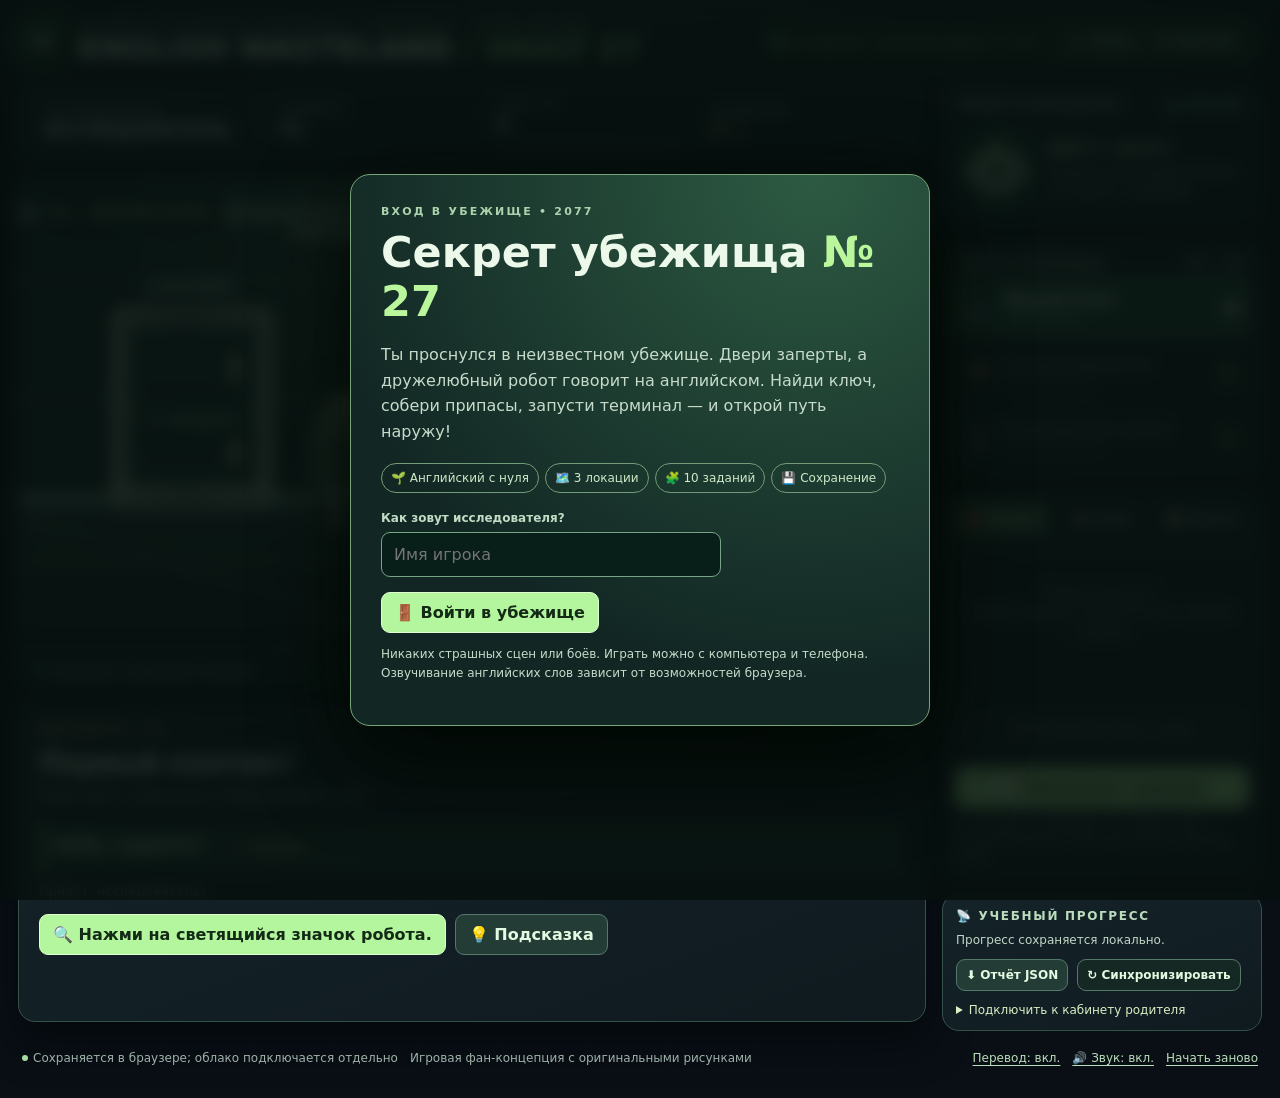
<file: index.html>
<!DOCTYPE html>
<html lang="ru">
<head>
<meta charset="UTF-8" />
<meta name="viewport" content="width=device-width, initial-scale=1" />
<meta name="color-scheme" content="dark" />
<title>English Wasteland — Глава 1: Убежище 27</title>
<style>
:root{--bg:#090f15;--panel:#111d22;--panel2:#18292e;--stroke:#34504c;--text:#ecf8e9;--muted:#9aafa8;--green:#b3f69d;--green2:#67cb8f;--gold:#ffc975;--red:#ff9785;--ink:#08140f;--shadow:0 18px 42px #02080acc}
*{box-sizing:border-box}html{min-height:100%;background:var(--bg)}body{margin:0;color:var(--text);font-family:system-ui,-apple-system,Segoe UI,Roboto,Arial,sans-serif;background:radial-gradient(ellipse 90% 40% at 50% -15%,#21423b 0%,transparent 75%),repeating-linear-gradient(90deg,transparent 0 83px,#13252928 84px),var(--bg);min-height:100vh}
button,input{font:inherit}button{cursor:pointer}button:focus-visible,input:focus-visible{outline:3px solid var(--gold);outline-offset:3px}button:disabled{cursor:not-allowed;opacity:.4} .shell{max-width:1510px;margin:0 auto;padding:17px 18px 25px}
.top{display:flex;gap:12px;align-items:center;justify-content:space-between;margin-bottom:15px;flex-wrap:wrap}.brand{display:flex;gap:12px;align-items:center}.brand-mark{width:49px;height:49px;display:grid;place-items:center;border:1px solid #5b9873;border-radius:13px;background:linear-gradient(140deg,#21412f,#0d201d);font-size:26px;box-shadow:0 0 27px #6bbe7660}.eyebrow{letter-spacing:.22em;color:#8fb49b;font-weight:800;font-size:10px;text-transform:uppercase}.brand h1{font-size:clamp(21px,2.4vw,30px);margin:2px 0 0;letter-spacing:.01em}.top-note{display:flex;align-items:center;gap:8px;font-size:12px;color:#bdccbb;border:1px solid #2d5143;border-radius:50px;padding:8px 12px;background:#13271dd1}.led{display:inline-block;width:8px;height:8px;border-radius:50%;background:#8fe6a1;box-shadow:0 0 10px #8fe6a1}
.grid{display:grid;grid-template-columns:minmax(0,1fr) 320px;gap:16px}.main{min-width:0}.panel{background:linear-gradient(160deg,#15252aee,#101b20f2);border:1px solid #345249;border-radius:17px;box-shadow:var(--shadow);overflow:hidden}.stats{display:grid;grid-template-columns:1.1fr 1fr 1fr 1fr;gap:8px;padding:14px 16px;align-items:center;margin-bottom:13px}.stat{min-width:0;border-right:1px solid #3a524b;padding:2px 10px}.stat:last-child{border:0}.stat-label{font-size:10px;letter-spacing:.15em;color:#91a99d;text-transform:uppercase;font-weight:800}.stat-value{font-size:18px;font-weight:900;letter-spacing:.02em;color:#eaf8eb;white-space:nowrap;overflow:hidden;text-overflow:ellipsis;margin-top:3px}.stat-value.gold{color:var(--gold)}.xp-meter{width:100%;height:6px;border-radius:5px;margin-top:6px;background:#264339;overflow:hidden}.xp-meter>div{height:100%;background:linear-gradient(90deg,#6dbb8c,#b5efa5);transition:width .25s}
.scene{position:relative;background:#0b1418;aspect-ratio:1000/525;overflow:hidden;border-radius:16px 16px 0 0;isolation:isolate}.scene:after{pointer-events:none;content:"";position:absolute;inset:0;background:repeating-linear-gradient(0deg,transparent 0 3px,#0000000d 4px);z-index:2}.scene svg{display:block;width:100%;height:100%}.room-label{position:absolute;top:17px;left:19px;border:1px solid #8ccfa04d;background:#091c1bd9;color:#cff2cd;padding:9px 12px;border-radius:8px;z-index:3;font-size:13px;font-weight:800;letter-spacing:.11em}.hotspot{position:absolute;z-index:4;transform:translate(-50%,-50%);border:1px solid #9ce8af88;background:#0b241fec;color:#daf9d6;border-radius:10px;padding:6px 10px;font-size:12px;font-weight:800;display:flex;align-items:center;gap:6px;white-space:nowrap;box-shadow:0 2px 14px #020906ad;transition:transform .15s,background .15s}.hotspot:hover{transform:translate(-50%,-50%) scale(1.07);background:#24523e}.hotspot.active{background:#b8f7a5;color:#0c271c;border-color:#e4ffe0;box-shadow:0 0 0 4px #a2e9aa38,0 0 26px #7eef8177;animation:beacon 1.7s ease-in-out infinite}.hotspot .spot-icon{font-size:15px}@keyframes beacon{50%{box-shadow:0 0 0 9px #a2e9aa17,0 0 35px #7eef815a}}
.scenebar{border-top:1px solid #314d45;background:#102325;padding:10px 17px;display:flex;justify-content:space-between;align-items:center;gap:12px;flex-wrap:wrap;font-size:12px;color:#c2d6c7}.scenebar strong{color:#aeebad}.mini{display:flex;align-items:center;gap:7px}.mini-dot{width:6px;height:6px;background:#74d6a1;border-radius:50%}.stage{margin-top:13px;padding:20px;min-height:320px}.stage-top{display:flex;align-items:center;justify-content:space-between;gap:10px}.kicker{font-size:11px;font-weight:900;letter-spacing:.17em;color:var(--gold)}.step-count{font-size:12px;color:#9eb5a7}.stage h2{font-size:clamp(20px,2.4vw,27px);line-height:1.24;margin:9px 0 7px}.stage-desc{color:#b2c5bc;line-height:1.55;margin:0 0 13px;font-size:14px}.line-en{border-left:3px solid #9fdc8c;padding:9px 12px;background:#1d372f;border-radius:0 9px 9px 0;color:#e1f9d9;font-size:17px;font-weight:850;line-height:1.5}.line-ru{color:#bdcfc4;font-size:13px;line-height:1.5;margin:8px 0 0}.controls{display:flex;flex-wrap:wrap;gap:9px;margin-top:14px}.btn{background:#243c36;border:1px solid #54796b;color:#e3fae2;border-radius:9px;padding:10px 13px;font-weight:800;min-height:40px}.btn:hover{background:#345b48}.btn.primary{background:var(--green);color:#142a17;border-color:#deffd1}.btn.primary:hover{background:#dcffb8}.btn.secondary{background:#152823}.btn.danger{border-color:#895248;color:#ffd1c5;background:#3a2625}.btn.tiny{padding:7px 9px;min-height:32px;font-size:12px}.btn:disabled{opacity:.3}
.challenge{margin-top:14px;border:1px solid #547d63;background:linear-gradient(145deg,#1e3d32,#182b2a);border-radius:13px;padding:15px}.challenge-head{display:flex;align-items:center;justify-content:space-between;gap:9px}.challenge h3{font-size:16px;margin:0 0 7px}.challenge p{margin:0 0 9px;color:#b8d3c0;font-size:13px;line-height:1.5}.choices{display:grid;grid-template-columns:repeat(3,minmax(0,1fr));gap:9px;margin-top:12px}.answer{min-height:72px;text-align:left;background:#10251f;color:#f4ffe9;border:1px solid #547760;border-radius:10px;padding:12px 11px;display:flex;gap:4px;flex-direction:column;justify-content:center;transition:background .16s,transform .16s}.answer:hover{background:#2b5140;transform:translateY(-2px)}.answer strong{font-size:18px;letter-spacing:.045em}.answer small{color:#adccab;font-size:12px}.answer:disabled{opacity:.6}.answer.correct{background:#345d3a;border-color:#b7ec9a}.answer.wrong{border-color:#b97461;background:#432827}.feedback{margin-top:12px;border-radius:9px;padding:10px 12px;font-size:13px;line-height:1.55}.feedback.good{background:#294b34;color:#c9fac3;border:1px solid #649c5a}.feedback.try{background:#4b312a;color:#ffdbc5;border:1px solid #a56c56}.hint{margin-top:10px;padding:10px 12px;border:1px dashed #9c8b5b;border-radius:9px;color:#f6dfae;font-size:13px;line-height:1.5;background:#5443263b}.cmd-slots{display:flex;flex-wrap:wrap;gap:9px;min-height:54px;border:1px dashed #6ca57b;padding:10px;border-radius:10px;margin:12px 0;background:#0e261f}.cmd-slot{display:flex;align-items:center;gap:8px;background:#a4e5a6;color:#102c18;padding:9px;border-radius:7px;font-weight:900}.cmd-slot button{background:#244c36;color:#fff;border:0;border-radius:50%;font-size:13px;width:21px;height:21px}.empty-hint{color:#829f8e;font-size:12px;align-self:center}.sentence-token{font-size:15px;font-weight:900;min-width:85px}.word-chip{display:inline-block;padding:5px 9px;margin:3px;border:1px solid #567e66;border-radius:7px;background:#153128;color:#d3f2ce;font-weight:750}.muted{color:var(--muted)}
.side{display:flex;flex-direction:column;gap:13px}.side .panel{box-shadow:none}.side-title{display:flex;justify-content:space-between;align-items:center;font-size:12px;letter-spacing:.14em;text-transform:uppercase;color:#bbdcbd;font-weight:900;padding:15px 15px 8px}.companion{padding:7px 15px 14px;display:flex;gap:12px;align-items:center}.robot-icon{width:78px;height:85px;flex:none;display:grid;place-items:center;border:1px solid #4c8d73;background:radial-gradient(circle,#2c5b45,#0b241e);border-radius:14px}.robot-icon svg{width:70px;height:70px}.robot-txt strong{display:block;color:#d4facb;font-size:16px}.robot-txt p{margin:5px 0 0;font-size:12px;color:#b7cdbc;line-height:1.55}.rooms{padding:0 10px 12px;display:grid;gap:8px}.room{width:100%;text-align:left;padding:11px 12px;border-radius:9px;border:1px solid #3d6152;background:#142c28;color:#c6dec7;display:flex;justify-content:space-between;align-items:center;gap:8px}.room.current{background:#244d3b;border-color:#a3dc9b;color:#f0ffeb}.room .r-left{display:flex;align-items:center;gap:10px}.room .r-ico{font-size:21px}.room small{display:block;margin-top:1px;color:#8eb8a2;font-size:11px}.room:disabled{opacity:.47}.room.current small{color:#b1e7af}.side-tabs{display:grid;grid-template-columns:repeat(3,1fr);gap:3px;padding:9px;border-bottom:1px solid #36564c}.tab{background:transparent;color:#afc8b6;border:0;border-radius:7px;padding:11px 4px;font-size:12px;font-weight:800}.tab.selected{background:#31543d;color:#eaffd7}.tab-content{padding:12px;max-height:330px;min-height:150px;overflow:auto}.item{display:flex;align-items:center;gap:10px;border:1px solid #35574a;background:#1b342c;border-radius:9px;padding:10px;margin-bottom:7px}.item-icon{font-size:25px}.item-text strong{display:block;font-size:13px;color:#e2f5d8}.item-text small{font-size:11px;color:#9ab6a3}.empty{padding:23px 10px;text-align:center;color:#9ab6a3;font-size:12px;line-height:1.7}.vocab{display:flex;justify-content:space-between;gap:8px;align-items:center;padding:9px 7px;border-bottom:1px solid #34574a}.vocab:last-child{border-bottom:0}.vocab b{color:#c9fac0;font-size:14px}.vocab small{color:#aabdb1;display:block;font-size:12px}.sound{background:#18392c;color:#ceefc3;border:1px solid #517860;border-radius:7px;padding:6px 9px;min-width:35px}.journal{font-size:12px;color:#b5cab5;line-height:1.6;padding:6px}.journal-entry{display:flex;gap:8px;margin-bottom:10px}.journal-entry .tick{color:#a3e7a0;font-size:15px}.side-bottom{padding:12px;display:grid;gap:9px}.sidebar-help{font-size:11px;line-height:1.5;color:#9cb7a8}
.foot{margin-top:12px;color:#9fb1a9;font-size:12px;display:flex;justify-content:space-between;align-items:center;gap:10px;flex-wrap:wrap;padding:3px 4px}.foot-left,.foot-right{display:flex;gap:12px;align-items:center;flex-wrap:wrap}.textbtn{border:0;background:transparent;color:#b9deba;font-size:12px;padding:5px 0;text-decoration:underline;text-underline-offset:3px}.textbtn:hover{color:#efffeb}.save-indicator{display:inline-flex;align-items:center;gap:5px}.save-indicator::before{content:"";display:inline-block;width:6px;height:6px;background:#a5dda1;border-radius:50%}
.overlay{position:fixed;z-index:30;inset:0;background:#06100dd9;display:flex;align-items:center;justify-content:center;padding:20px;backdrop-filter:blur(8px)}.welcome{max-width:580px;width:100%;border:1px solid #77a579;border-radius:20px;padding:30px;background:radial-gradient(circle at 80% 0,#2d5a42,#122724 70%);box-shadow:0 30px 90px #010702}.welcome .sub{color:#acd3ad;text-transform:uppercase;letter-spacing:.2em;font-size:11px;font-weight:900}.welcome h2{font-size:clamp(27px,4vw,43px);line-height:1.14;margin:10px 0}.welcome p{line-height:1.6;color:#c7dbcb}.welcome label{display:block;font-size:12px;color:#c1dcc4;font-weight:900;margin-bottom:7px}.welcome input{border:1px solid #76a485;border-radius:9px;background:#071e19;color:#fff;padding:12px;width:100%;max-width:340px}.welcome-badges{display:flex;gap:6px;flex-wrap:wrap;margin:18px 0}.welcome-badges span{font-size:12px;border:1px solid #739b78;border-radius:30px;padding:7px 9px;color:#cfe9c9}.welcome .btn{margin-top:15px}.end-trophy{font-size:64px;margin:8px 0}.hidden{display:none!important}.toast{position:fixed;right:23px;bottom:25px;z-index:15;max-width:330px;padding:12px 15px;background:#294e39;border:1px solid #91d8a0;box-shadow:0 10px 28px #0009;border-radius:12px;font-size:13px;color:#e6ffe1;animation:pop .25s ease-out}@keyframes pop{from{transform:translateY(7px);opacity:0}to{transform:translateY(0);opacity:1}}@media(max-width:1000px){.grid{grid-template-columns:minmax(0,1fr) 280px}.shell{padding:12px}.stats{padding:10px}.stat{padding:2px 6px}.hotspot{font-size:11px;padding:5px 7px}}@media(max-width:790px){.grid{grid-template-columns:1fr}.side{display:grid;grid-template-columns:1fr 1fr;align-items:start}.side .panel:last-child{grid-column:span 2}.scene{aspect-ratio:1000/560}.top-note{font-size:11px}.stats{grid-template-columns:repeat(4,minmax(0,1fr))}.hotspot{font-size:10px}.stage{min-height:0}}@media(max-width:490px){.shell{padding:8px}.brand-mark{width:40px;height:40px}.brand h1{font-size:20px}.eyebrow{font-size:9px}.top-note{padding:6px 9px}.stats{grid-template-columns:repeat(2,1fr);gap:10px}.stat:nth-child(2){border:0}.stat-value{font-size:16px}.scene{aspect-ratio:1000/630}.room-label{top:7px;left:9px;padding:5px 6px;font-size:9px}.hotspot{padding:4px 5px;font-size:9px;border-radius:6px}.hotspot .spot-icon{font-size:11px}.scenebar{font-size:11px;padding:9px}.stage{padding:14px}.choices{grid-template-columns:1fr;gap:7px}.answer{min-height:52px;padding:8px 10px}.answer strong{font-size:16px}.answer small{font-size:11px}.side{grid-template-columns:1fr}.side .panel:last-child{grid-column:span 1}.welcome{padding:20px}.top{align-items:flex-start}}
@media(prefers-reduced-motion:reduce){*{animation:none!important;transition:none!important}}
</style>
</head>
<body>
<div class="shell">
<header class="top"><div class="brand"><div class="brand-mark">⚙️</div><div><div class="eyebrow">An English-learning adventure • Chapter 01 / Study edition</div><h1>ENGLISH WASTELAND <span style="color:#8fc98a">/ VAULT 27</span></h1></div></div><div class="top-note"><span class="led"></span> 10 заданий • домашняя работа • отчёт <a href="./chapter2.html" style="display:inline-block;padding:8px 12px;margin-left:10px;border:1px solid #a6d6a0;border-radius:8px;color:#c9f4bc;text-decoration:none;font-weight:850">▶ ГЛАВА 2 · 48 МИССИЙ</a></div></header>
<div class="grid">
<main class="main">
<section class="panel stats" aria-label="Статус игрока"><div class="stat"><div class="stat-label">Исследователь</div><div class="stat-value" id="playerStat">ИССЛЕДОВАТЕЛЬ</div></div><div class="stat"><div class="stat-label">Уровень</div><div class="stat-value" id="levelStat">01</div></div><div class="stat"><div class="stat-label">Опыт XP</div><div class="stat-value" id="xpStat">0</div><div class="xp-meter"><div id="xpBar" style="width:0"></div></div></div><div class="stat"><div class="stat-label">Крышечки</div><div class="stat-value gold" id="capsStat">0 ⬡</div></div></section>
<section class="panel" aria-label="Игровая сцена"><div class="scene" id="scene"><div class="room-label" id="roomTitle"></div><div id="sceneSvg" style="height:100%"></div><div id="hotspots"></div></div><div class="scenebar"><span class="mini"><span class="mini-dot"></span><span id="sceneStatus">Система в режиме ожидания</span></span><span id="progressStatus">Прогресс: 0 / 10</span></div></section>
<section class="panel stage" id="mission" aria-live="polite"></section>
</main>
<aside class="side">
<section class="panel"><div class="side-title"><span>Робот-помощник</span><span style="color:#8fe7a1">● ONLINE</span></div><div class="companion"><div class="robot-icon"><svg viewBox="0 0 100 100" role="img" aria-label="Дружелюбный робот"><path d="M50 10v13" stroke="#a8f3a1" stroke-width="5" stroke-linecap="round"/><circle cx="50" cy="9" r="5" fill="#ffc975"/><rect x="21" y="25" width="58" height="49" rx="15" fill="#879d8d" stroke="#d2edba" stroke-width="4"/><rect x="30" y="37" width="40" height="21" rx="6" fill="#112c25"/><circle cx="40" cy="47" r="6" fill="#bcfbb0"/><circle cx="60" cy="47" r="6" fill="#bcfbb0"/><path d="M41 64h18" stroke="#223c32" stroke-width="4" stroke-linecap="round"/><path d="M21 47H10v15M79 47h11v15" fill="none" stroke="#abc4a1" stroke-width="6" stroke-linecap="round"/><path d="M37 75v12m26-12v12" stroke="#96b195" stroke-width="7" stroke-linecap="round"/></svg></div><div class="robot-txt"><strong>БОТ-7 / B.O.T.</strong><p id="robotStatus">Привет! Я помогу тебе разобраться с английским.</p></div></div></section>
<section class="panel"><div class="side-title">Карта убежища <span id="mapCount">01 / 03</span></div><div class="rooms" id="rooms"></div></section>
<section class="panel"><nav class="side-tabs" aria-label="Боковая панель"><button class="tab selected" data-tab="bag">🎒 Рюкзак</button><button class="tab" data-tab="words">📚 Слова</button><button class="tab" data-tab="journal">📜 Журнал</button></nav><div class="tab-content" id="sideContent"></div><div class="side-bottom"><button class="btn" id="practiceButton">🎯 Тренировка слов</button><button class="btn primary" id="homeworkButton" style="margin-top:8px;width:100%">📝 Домашнее задание</button><div class="sidebar-help">За ошибки не штрафуем. Не знаешь ответ? Включи подсказку, послушай слово и попробуй снова.</div></div></section>
<section class="panel" style="padding:13px"><div class="side-title" style="padding:2px 0 8px">📡 Учебный прогресс</div><p id="syncStatus" style="font-size:12px;color:#c2d6c7;line-height:1.5;margin:0 0 10px">Прогресс сохраняется локально.</p><div class="controls" style="margin:0"><button class="btn tiny" id="exportProgress">⬇ Отчёт JSON</button><button class="btn tiny secondary" id="syncNow">↻ Синхронизировать</button></div><details style="margin-top:12px"><summary style="font-size:12px;cursor:pointer;color:#d9efc4">Подключить к кабинету родителя</summary><p style="font-size:12px;color:#a8c5ac">Введи одноразовый код из родительского кабинета. Реальная синхронизация включится только после настройки базы.</p><input id="pairCode" maxlength="24" aria-label="Одноразовый код" placeholder="Код подключения" style="width:100%;background:#071e19;color:#fff;border:1px solid #608a6f;border-radius:8px;padding:9px"/><button class="btn tiny primary" id="connectCode" style="margin-top:8px">Подключить</button></details></section>
</aside>
</div>
<footer class="foot"><div class="foot-left"><span class="save-indicator">Сохраняется в браузере; облако подключается отдельно</span><span>Игровая фан-концепция с оригинальными рисунками</span></div><div class="foot-right"><button class="textbtn" id="translationButton">Перевод: вкл.</button><button class="textbtn" id="soundButton">🔊 Звук: вкл.</button><button class="textbtn" id="restartButton">Начать заново</button></div></footer>
</div>
<div class="overlay" id="welcome"><div class="welcome"><div class="sub">Вход в убежище • 2077</div><h2>Секрет убежища <span style="color:#baf69c">№ 27</span></h2><p>Ты проснулся в неизвестном убежище. Двери заперты, а дружелюбный робот говорит на английском. Найди ключ, собери припасы, запусти терминал — и открой путь наружу!</p><div class="welcome-badges"><span>🌱 Английский с нуля</span><span>🗺️ 3 локации</span><span>🧩 10 заданий</span><span>💾 Сохранение</span></div><label for="playerName">Как зовут исследователя?</label><input id="playerName" maxlength="24" placeholder="Имя игрока" autocomplete="off"/><br/><button class="btn primary" id="startButton">🚪 Войти в убежище</button><p style="font-size:12px">Никаких страшных сцен или боёв. Играть можно с компьютера и телефона. Озвучивание английских слов зависит от возможностей браузера.</p></div></div>
<div class="overlay hidden" id="endScreen"><div class="welcome" style="text-align:center"><div class="sub">CHAPTER 01 COMPLETE</div><div class="end-trophy">🏆</div><h2>Выход открыт!</h2><p id="endSummary">Ты отлично справился.</p><div class="welcome-badges" style="justify-content:center"><span>🔑 Ключ найден</span><span>💧 Вода собрана</span><span>🎓 Английские команды освоены</span></div><button class="btn primary" id="finishButton">Вернуться в убежище</button><button class="btn secondary" id="replayButton">Пройти главу снова</button><p><a href="./chapter2.html" style="display:inline-block;padding:12px 20px;background:#b3f69d;color:#0b2416;border-radius:9px;font-weight:850;text-decoration:none">▶ Играть в главу 2: Сигнал с поверхности</a></p></div></div>
<div class="toast hidden" id="toast" role="status"></div>
<script src="config.js"></script>
<script src="cloud.js"></script>
<script>
(() => {
'use strict';
const STORAGE_KEY='english_wasteland_vault27_v1';
const WORDS={
  HELLO:{ru:'привет',pron:'хэлоу',icon:'👋'},ROBOT:{ru:'робот',pron:'ро́убот',icon:'🤖'},KEY:{ru:'ключ',pron:'ки',icon:'🔑'},TAKE:{ru:'взять',pron:'тэйк',icon:'✋'},DOOR:{ru:'дверь',pron:'дор',icon:'🚪'},OPEN:{ru:'открыть',pron:'о́упэн',icon:'🔓'},WATER:{ru:'вода',pron:'уо́тэр',icon:'💧'},YES:{ru:'да',pron:'йес',icon:'✅'},NO:{ru:'нет',pron:'ноу',icon:'❌'},GO:{ru:'идти',pron:'гоу',icon:'👣'},THE:{ru:'определённый артикль',pron:'зэ',icon:'🔤'}
};
const STAGES=[
 {id:'greet',room:'cabin',hotspot:'robot',title:'Первый контакт',desc:'Робот БОТ-7 проснулся. Поздоровайся с ним.',en:'Hello, explorer!',ru:'Привет, исследователь!',question:'Как ответить роботу «Привет»?',taskRu:'Нажми на светящийся значок робота.',opts:[['HELLO','Привет'],['NO','Нет'],['KEY','Ключ']],answer:'HELLO',hint:'Слово HELLO произносится «хэлоу» и означает «привет».',success:'Hello, friend!',successRu:'Привет, друг!',xp:10,caps:1,words:['HELLO','ROBOT']},
 {id:'findkey',room:'cabin',hotspot:'locker',title:'Тайник в шкафчике',desc:'В шкафчике лежат три предмета. Найди нужное слово.',en:'Find the KEY.',ru:'Найди КЛЮЧ.',question:'Как по-английски будет «ключ»?',taskRu:'Открой светящийся шкафчик.',opts:[['WATER','Вода'],['KEY','Ключ'],['DOOR','Дверь']],answer:'KEY',hint:'KEY читается «ки». Ключ нужен, чтобы открыть дверь.',success:'This is a key!',successRu:'Это ключ!',xp:10,caps:1,words:['KEY']},
 {id:'takekey',room:'cabin',hotspot:'locker',title:'Забрать ключ',desc:'Предмет найден. Теперь положи его в рюкзак.',en:'TAKE the key.',ru:'ВОЗЬМИ ключ.',question:'Какое действие значит TAKE?',taskRu:'Нажми на шкафчик ещё раз.',opts:[['OPEN','Открыть'],['GO','Идти'],['TAKE','Взять']],answer:'TAKE',hint:'TAKE = «взять». Скажи вслух: «тэйк».',success:'You have a key!',successRu:'Ключ теперь в рюкзаке.',xp:10,caps:2,words:['TAKE'],item:'key'},
 {id:'door',room:'cabin',hotspot:'door',title:'Первая дверь',desc:'Ключ в рюкзаке. Осталось выбрать команду.',en:'OPEN the DOOR.',ru:'ОТКРОЙ ДВЕРЬ.',question:'Какое слово означает «открыть»?',taskRu:'Нажми на светящуюся дверь.',opts:[['OPEN','Открыть'],['HELLO','Привет'],['WATER','Вода']],answer:'OPEN',hint:'OPEN = «открыть». DOOR = «дверь».',success:'The door is open!',successRu:'Дверь открыта! Проходи в склад.',xp:10,caps:2,words:['OPEN','DOOR']},
 {id:'water',room:'supply',hotspot:'water',title:'Припасы для путешествия',desc:'На складе есть бутылка с чистой водой. Найди её.',en:'Find WATER.',ru:'Найди ВОДУ.',question:'Как по-английски «вода»?',taskRu:'Нажми на светящуюся бутылку.',opts:[['KEY','Ключ'],['WATER','Вода'],['ROBOT','Робот']],answer:'WATER',hint:'WATER произносится примерно как «уотэр».',success:'You have water!',successRu:'Вода отправлена в рюкзак.',xp:10,caps:2,words:['WATER'],item:'water'},
 {id:'answer',room:'supply',hotspot:'robot',title:'Проверка припасов',desc:'БОТ-7 спрашивает, есть ли у тебя вода.',en:'Do you have water?',ru:'У тебя есть вода?',question:'Как сказать «ДА» по-английски?',taskRu:'Нажми на робота и ответь ему.',opts:[['NO','Нет'],['GO','Идти'],['YES','Да']],answer:'YES',hint:'YES = «да», NO = «нет».',success:'Yes! Good job!',successRu:'Да! Отличная работа!',xp:10,caps:2,words:['YES','NO']},
 {id:'go',room:'supply',hotspot:'passage',title:'В командный центр',desc:'Нужно дойти до пульта, управляющего выходом.',en:'GO to the control room.',ru:'ИДИ в комнату управления.',question:'Какое слово означает «идти»?',taskRu:'Нажми на светящийся проход.',opts:[['GO','Идти'],['TAKE','Взять'],['OPEN','Открыть']],answer:'GO',hint:'GO = «идти». Запомни короткое слово: «гоу».',success:'Let’s go!',successRu:'Пошли! Доступ в командный центр открыт.',xp:10,caps:2,words:['GO']},
 {id:'robotcheck',room:'control',hotspot:'robot',title:'Загадка БОТ-7',desc:'Робот хочет убедиться, что ты помнишь важные слова.',en:'What opens a door?',ru:'Что открывает дверь?',question:'Выбери предмет, который открывает дверь.',taskRu:'Нажми на робота в командном центре.',opts:[['WATER','Вода'],['KEY','Ключ'],['ROBOT','Робот']],answer:'KEY',hint:'Вспомни, какой предмет ты нашёл в шкафчике в начале игры.',success:'Correct! A key!',successRu:'Верно! Ключ!',xp:10,caps:2,words:[]},
 {id:'terminal',room:'control',hotspot:'terminal',type:'sequence',title:'Запуск терминала',desc:'Собери английскую команду для компьютера. Нажимай на слова в правильном порядке.',en:'OPEN THE DOOR',ru:'ОТКРОЙ ДВЕРЬ',question:'Собери команду из трёх слов.',taskRu:'Нажми на светящийся терминал.',tokens:['DOOR','THE','OPEN'],answerWords:['OPEN','THE','DOOR'],hint:'Первое слово OPEN (открыть), потом THE, в конце DOOR (дверь).',success:'Access granted!',successRu:'Доступ разрешён! Выход разблокирован.',xp:20,caps:4,words:['THE']},
 {id:'exit',room:'control',hotspot:'airlock',title:'Выход в новый мир',desc:'Внешняя дверь готова. Робот задаёт последний вопрос.',en:'Are you ready?',ru:'Ты готов?',question:'Как ответить «ДА»?',taskRu:'Нажми на светящийся выход.',opts:[['YES','Да'],['NO','Нет'],['WATER','Вода']],answer:'YES',hint:'Скажи YES — «да» — и выход откроется.',success:'Welcome to the English Wasteland!',successRu:'Добро пожаловать в мир английских приключений!',xp:10,caps:3,words:[],item:'badge'}
];
const ITEMS={key:{icon:'🔑',name:'Ржавый ключ',en:'KEY',info:'Открывает дверь первого отсека'},water:{icon:'💧',name:'Бутылка воды',en:'WATER',info:'Припасы для путешествия'},badge:{icon:'🏅',name:'Значок исследователя',en:'EXPLORER BADGE',info:'Награда за первую главу'}};
const ROOMS={cabin:{title:'01 · ЖИЛОЙ БЛОК',name:'Жилой блок',sub:'Пробуждение',ico:'🛏️',spot:[['locker','Шкафчик','🗄️',19,51],['robot','БОТ-7','🤖',72,55],['door','Дверь','🚪',88,54]]},supply:{title:'02 · СКЛАД',name:'Склад припасов',sub:'Вода и находки',ico:'📦',spot:[['water','Вода','💧',24,65],['robot','БОТ-7','🤖',66,53],['passage','Проход','➡️',89,53]]},control:{title:'03 · КОМАНДНЫЙ ЦЕНТР',name:'Командный центр',sub:'Последний замок',ico:'🖥️',spot:[['terminal','Терминал','⌨️',31,56],['robot','БОТ-7','🤖',67,54],['airlock','Выход','🚪',89,54]]}};
const $=id=>document.getElementById(id);
const defaultState=()=>({started:false,player:'Исследователь',room:'cabin',stage:0,solved:false,opened:false,hint:false,xp:0,caps:0,inventory:[],learned:[],journal:[],reviewCounts:{},attempts:[],homeworkHistory:[],usedHintStages:{},sound:true,translations:true,finished:false});
function load(){try{const raw=JSON.parse(localStorage.getItem(STORAGE_KEY));if(!raw||typeof raw!=='object')return defaultState();return {...defaultState(),...raw,stage:Math.max(0,Math.min(STAGES.length,Number(raw.stage)||0)),inventory:Array.isArray(raw.inventory)?raw.inventory:[],learned:Array.isArray(raw.learned)?raw.learned:[],journal:Array.isArray(raw.journal)?raw.journal:[],reviewCounts:raw.reviewCounts||{},attempts:Array.isArray(raw.attempts)?raw.attempts:[],homeworkHistory:Array.isArray(raw.homeworkHistory)?raw.homeworkHistory:[],usedHintStages:raw.usedHintStages||{}}}catch{return defaultState()}}
let state=load(),tab='bag',practice=false,practiceItem=null,challengeOpen=false,wrongAnswer='',assembled=[],toastTimer=null,homeworkMode=false,hwSession=null,hwAssignment=null,syncTimer=null,syncBusy=false;
function save(){try{localStorage.setItem(STORAGE_KEY,JSON.stringify(state))}catch{}; scheduleSync()};
const esc=s=>String(s).replace(/[&<>"']/g,c=>({'&':'&amp;','<':'&lt;','>':'&gt;','"':'&quot;',"'":'&#39;'}[c]));
function speak(word){if(!state.sound)return;if(!('speechSynthesis' in window)){notify('Озвучивание недоступно в этом браузере.');return;}try{speechSynthesis.cancel();const utter=new SpeechSynthesisUtterance(word);utter.lang='en-US';utter.rate=.78;utter.pitch=1.05;const en=speechSynthesis.getVoices().find(v=>v.lang&&v.lang.toLowerCase().startsWith('en'));if(en)utter.voice=en;speechSynthesis.speak(utter)}catch{notify('Не удалось включить озвучивание.')}}
function notify(msg){const t=$('toast');t.textContent=msg;t.classList.remove('hidden');if(toastTimer)clearTimeout(toastTimer);toastTimer=setTimeout(()=>t.classList.add('hidden'),3400)}
function current(){return STAGES[Math.min(state.stage,STAGES.length-1)]}function completed(){return state.stage>=STAGES.length}
function roomSvg(room){const head=`<svg viewBox="0 0 1000 525" preserveAspectRatio="xMidYMid slice" xmlns="http://www.w3.org/2000/svg" aria-label="Игровая локация ${ROOMS[room].name}"><defs><linearGradient id="back" x1="0" y1="0" x2="0" y2="1"><stop stop-color="#304744"/><stop offset="1" stop-color="#102125"/></linearGradient><linearGradient id="floor" x1="0" x2="0" y1="0" y2="1"><stop stop-color="#29413e"/><stop offset="1" stop-color="#0a1618"/></linearGradient><linearGradient id="metal"><stop stop-color="#71837a"/><stop offset=".44" stop-color="#394d4b"/><stop offset="1" stop-color="#71837a"/></linearGradient><radialGradient id="glow"><stop stop-color="#b8eeab" stop-opacity=".22"/><stop offset="1" stop-color="#9ddda2" stop-opacity="0"/></radialGradient></defs><rect width="1000" height="525" fill="url(#back)"/><path d="M0 0H1000V355H0Z" fill="#182e2c"/><path d="M0 355L1000 355L1000 525H0Z" fill="url(#floor)"/><path d="M0 355H1000" stroke="#79988a" stroke-width="10"/><g stroke="#3a5550" stroke-width="3"><path d="M0 115H1000M0 243H1000"/><path d="M145 0V355M315 0V355M490 0V355M670 0V355M835 0V355"/></g><g stroke="#536d61" stroke-width="4" opacity=".6"><path d="M0 377L500 525M260 358L720 525M740 355L270 525M1000 377L500 525"/><path d="M0 425H1000M0 487H1000"/></g><path d="M0 40H1000" stroke="#556f65" stroke-width="20"/><path d="M0 42H1000" stroke="#a0c3a6" stroke-width="3" stroke-dasharray="11 27"/><ellipse cx="500" cy="90" rx="400" ry="240" fill="url(#glow)"/>`;
const cabinet=`<g><rect x="104" y="146" width="175" height="217" rx="8" fill="url(#metal)" stroke="#a9b8a8" stroke-width="5"/><rect x="121" y="166" width="140" height="91" rx="5" fill="#1c3531" stroke="#7d9587" stroke-width="3"/><rect x="121" y="270" width="140" height="73" rx="5" fill="#1c3531" stroke="#7d9587" stroke-width="3"/><path d="M238 198v24M238 291v24" stroke="#e8d0a3" stroke-width="7" stroke-linecap="round"/><text x="190" y="128" fill="#9eb9a8" font-size="21" font-weight="800" text-anchor="middle">LOCKER</text><path d="M105 344H278" stroke="#b7c9ac" stroke-width="6"/></g>`;
const bot=(x=710,y=243)=>`<g transform="translate(${x},${y})"><ellipse cx="0" cy="139" rx="63" ry="15" fill="#071713" opacity=".7"/><path d="M0-84V-68" stroke="#adc8a1" stroke-width="8"/><circle cx="0" cy="-92" r="10" fill="#e7c375"/><rect x="-57" y="-62" width="114" height="104" rx="23" fill="url(#metal)" stroke="#b8c9b2" stroke-width="6"/><rect x="-43" y="-41" width="86" height="50" rx="10" fill="#081f1c" stroke="#94b59c" stroke-width="3"/><circle cx="-21" cy="-16" r="13" fill="#b2ffa0"/><circle cx="22" cy="-16" r="13" fill="#b2ffa0"/><path d="M-17 25H17" stroke="#1d3732" stroke-width="5" stroke-linecap="round"/><path d="M-58-14H-90V57M58-14H88V57" stroke="#9db7a2" stroke-width="13" fill="none" stroke-linecap="round"/><rect x="-45" y="45" width="90" height="47" rx="11" fill="#586f62" stroke="#adc2a3" stroke-width="5"/><rect x="-24" y="58" width="48" height="20" rx="4" fill="#1e3d33"/><text y="73" fill="#d4f8b8" font-size="13" font-weight="900" text-anchor="middle">BOT-7</text><path d="M-27 90V125M27 90V125" stroke="#afc5ad" stroke-width="14" stroke-linecap="round"/></g>`;
const door=(x=813,label='01')=>`<g transform="translate(${x},107)"><rect width="162" height="254" rx="24" fill="#354b4a" stroke="#98a7a0" stroke-width="11"/><path d="M32 13H129V241H32Z" fill="#172d2e" stroke="#769383" stroke-width="5"/><path d="M80 20V232" stroke="#75938a" stroke-width="7"/><circle cx="115" cy="139" r="12" fill="#a4eea1"/><rect x="43" y="29" width="71" height="32" rx="4" fill="#304a40" stroke="#9ab69d"/><text x="79" y="50" font-size="21" text-anchor="middle" fill="#ceefc0" font-weight="900">${label}</text></g>`;
const lamp=`<g><path d="M300 61h400" stroke="#7e9488" stroke-width="14"/><path d="M367 61v12m266-12v12" stroke="#a1ccaa" stroke-width="9"/><rect x="383" y="70" width="233" height="17" rx="7" fill="#dcffd5" opacity=".75"/><path d="M420 82L290 350H700L580 82" fill="#a0ffc2" opacity=".055"/></g>`;
let body='';
if(room==='cabin'){body=`${lamp}${cabinet}<g><rect x="332" y="259" width="305" height="85" rx="15" fill="#526d60" stroke="#9eb4a7" stroke-width="6"/><rect x="340" y="244" width="252" height="40" rx="8" fill="#708c70" stroke="#c1cdaa" stroke-width="4"/><rect x="354" y="238" width="81" height="28" rx="10" fill="#c9c8a0"/><path d="M352 346v42M614 346v42" stroke="#8c9b8d" stroke-width="15"/><text x="483" y="219" fill="#aac2ac" font-size="19" text-anchor="middle">SLEEPING BAY</text></g>${bot(712,242)}${door(813,'01')}`}
else if(room==='supply'){body=`${lamp}<g><rect x="72" y="141" width="400" height="214" fill="#364c44" stroke="#a4bba0" stroke-width="9"/><path d="M77 213h390M77 286h390M205 147v202M342 147v202" stroke="#8da58c" stroke-width="7"/><g fill="#937b58" stroke="#d6ae73" stroke-width="3"><rect x="95" y="165" width="90" height="42"/><rect x="225" y="165" width="87" height="43"/><rect x="359" y="166" width="78" height="40"/><rect x="94" y="236" width="99" height="44"/><rect x="351" y="233" width="92" height="45"/></g><g><rect x="232" y="240" width="42" height="73" rx="9" fill="#73a8af" stroke="#dcf2e7" stroke-width="4"/><rect x="241" y="224" width="25" height="19" rx="4" fill="#d6e9c8"/><rect x="234" y="270" width="38" height="24" fill="#d4f7c1" opacity=".72"/></g><text x="269" y="117" fill="#b7ccb6" font-size="20" font-weight="800" text-anchor="middle">SUPPLIES</text></g>${bot(675,242)}${door(813,'02')}`}
else{body=`${lamp}<g><rect x="100" y="175" width="425" height="170" rx="12" fill="#3d5a50" stroke="#a1b8a5" stroke-width="8"/><rect x="126" y="190" width="370" height="116" rx="8" fill="#061d1b" stroke="#739a7a" stroke-width="5"/><g fill="#b7fca7" font-family="monospace"><text x="150" y="221" font-size="21">VAULT SYSTEM v1.0</text><text x="150" y="250" font-size="16">&gt; EXIT: LOCKED</text><text x="150" y="278" font-size="16">&gt; AWAITING COMMAND _</text></g><path d="M168 347L115 395H505L454 347Z" fill="#6b8170" stroke="#a6bea6" stroke-width="5"/><g fill="#a6cca3"><rect x="186" y="358" width="35" height="12"/><rect x="229" y="358" width="35" height="12"/><rect x="272" y="358" width="35" height="12"/><rect x="315" y="358" width="35" height="12"/><rect x="358" y="358" width="35" height="12"/></g></g>${bot(674,242)}${door(813,'EXIT')}`}
return head+body+`<g opacity=".45"><circle cx="45" cy="80" r="2" fill="#dbf6d2"/><circle cx="945" cy="117" r="2" fill="#dbf6d2"/><circle cx="560" cy="180" r="2" fill="#dbf6d2"/></g></svg>`}
function roomAllowed(name){return name==='cabin'||(name==='supply'&&(state.stage>=4||state.finished))||(name==='control'&&(state.stage>=7||state.finished))}
function renderScene(){const rm=ROOMS[state.room];$('roomTitle').textContent=rm.title;$('sceneSvg').innerHTML=roomSvg(state.room);$('sceneStatus').textContent=state.finished?'Убежище исследовано · выход открыт':'Ожидание следующей команды';$('progressStatus').textContent=`Задания: ${Math.min(state.stage+(state.solved?1:0),10)} / 10`;const active=!completed()&&!state.solved&&state.room===current().room?current().hotspot:null;
$('hotspots').innerHTML=rm.spot.map(([id,label,ico,x,y])=>`<button class="hotspot ${id===active?'active':''}" data-hotspot="${id}" style="left:${x}%;top:${y}%" aria-label="${esc(label)}"><span class="spot-icon">${ico}</span>${esc(label)}</button>`).join('');$('hotspots').querySelectorAll('[data-hotspot]').forEach(btn=>btn.addEventListener('click',()=>interact(btn.dataset.hotspot)))}
function renderStats(){$('playerStat').textContent=state.player.toUpperCase();$('levelStat').textContent=String(Math.floor(state.xp/60)+1).padStart(2,'0');$('xpStat').textContent=state.xp;$('xpBar').style.width=`${Math.floor((state.xp%60)/60*100)}%`;$('capsStat').textContent=`${state.caps} ⬡`}
function renderRooms(){$('rooms').innerHTML=Object.entries(ROOMS).map(([id,r])=>{const unlocked=roomAllowed(id);return `<button class="room ${state.room===id?'current':''}" data-room="${id}" ${!unlocked?'disabled':''}><span class="r-left"><span class="r-ico">${r.ico}</span><span><b>${esc(r.name)}</b><small>${esc(r.sub)}</small></span></span><span>${unlocked?(state.room===id?'●':'→'):'🔒'}</span></button>`}).join('');$('rooms').querySelectorAll('[data-room]').forEach(el=>el.addEventListener('click',()=>moveRoom(el.dataset.room)));$('mapCount').textContent=`0${Object.keys(ROOMS).filter(roomAllowed).length} / 03`}
function moveRoom(room){if(!roomAllowed(room))return;state.room=room;challengeOpen=false;wrongAnswer='';assembled=[];practice=false;save();render();if(!state.finished&&state.room!==current().room)notify(`Текущая цель находится здесь: ${ROOMS[current().room].name}.`)}
function renderSide(){document.querySelectorAll('[data-tab]').forEach(b=>b.classList.toggle('selected',b.dataset.tab===tab));let html='';if(tab==='bag'){html=state.inventory.length?state.inventory.map(id=>{const item=ITEMS[id];return `<div class="item"><div class="item-icon">${item.icon}</div><div class="item-text"><strong>${esc(item.name)} · ${item.en}</strong><small>${esc(item.info)}</small></div></div>`}).join(''):'<div class="empty">Рюкзак пока пуст.<br/>Первый предмет появится после задания с ключом.</div>'}
if(tab==='words'){html=state.learned.length?state.learned.map(w=>`<div class="vocab"><div><b>${WORDS[w].icon} ${w}</b><small>${esc(WORDS[w].ru)} · ${esc(WORDS[w].pron)}</small></div><button class="sound" data-say="${w}" title="Прослушать">▶</button></div>`).join(''):'<div class="empty">Первые слова появятся после знакомства с БОТ-7.</div>'}
if(tab==='journal'){html=`<div class="journal"><p style="margin-top:0"><b>Задание главы:</b> открыть выход из убежища №27.</p>${state.journal.length?state.journal.slice().reverse().map(e=>`<div class="journal-entry"><span class="tick">✓</span><div>${esc(e)}</div></div>`).join(''):'<p>Пока нет выполненных миссий.</p>'}</div>`}
$('sideContent').innerHTML=html;$('sideContent').querySelectorAll('[data-say]').forEach(btn=>btn.addEventListener('click',()=>speak(btn.dataset.say)));$('practiceButton').disabled=state.learned.length<2;$('practiceButton').textContent=practice?'← Вернуться к миссии':'🎯 Тренировка слов';$('robotStatus').textContent=state.finished?'Глава пройдена! Ты научился понимать первые английские команды.':state.solved?'Отлично! Получи награду и переходи к следующему заданию.':'Нажми на светящийся объект, и я помогу с заданием.'}
function ruLine(txt){return state.translations?`<div class="line-ru">${esc(txt)}</div>`:''}
function renderMission(){let m=$('mission');if(homeworkMode){renderHomework();return}if(practice){renderPractice();return}if(completed()||state.finished){m.innerHTML=`<div class="stage-top"><span class="kicker">ГЛАВА 01 ПРОЙДЕНА</span><span class="step-count">10 / 10</span></div><h2>🏆 Секрет убежища раскрыт</h2><p class="stage-desc">Выход открыт. Все вещи и выученные слова остались в твоём рюкзаке. Теперь выполни домашнее задание, чтобы закрепить их.</p><div class="line-en">Welcome, explorer!</div>${ruLine('Добро пожаловать, исследователь!')}<div class="controls"><button class="btn primary" id="showFinal">Посмотреть награды</button><button class="btn" id="trainAfter">🎯 Повторить слова</button><button class="btn primary" id="homeworkAfter">📝 Домашнее задание</button></div>`;m.querySelector('#showFinal').onclick=()=>showEnd(true);m.querySelector('#trainAfter').onclick=()=>startPractice();m.querySelector('#homeworkAfter').onclick=()=>startHomework();return}
const s=current();m.innerHTML=`<div class="stage-top"><span class="kicker">МИССИЯ ${String(state.stage+1).padStart(2,'0')} / 10</span><span class="step-count">+${s.xp} XP за выполнение</span></div><h2>${esc(s.title)}</h2><p class="stage-desc">${esc(s.desc)}</p><div class="line-en">${esc(s.en)} <button class="btn tiny secondary" id="hearLine" aria-label="Прослушать английскую фразу" style="margin-left:9px">🔊 Слушать</button></div>${ruLine(s.ru)}<div id="missionAction"></div>`;
$('hearLine').onclick=()=>speak(s.en);renderMissionAction()}
function renderMissionAction(){const holder=$('missionAction');if(!holder)return;const s=current();if(state.solved){holder.innerHTML=`<div class="feedback good">✅ <strong>${esc(s.success)}</strong><br/>${esc(s.successRu)}<br/>+${s.xp} XP · +${s.caps} крышечек ${s.item?'· новый предмет в рюкзаке':''}</div><div class="controls"><button class="btn primary" id="continueMission">${state.stage===STAGES.length-1?'🏆 Завершить главу':'Продолжить →'}</button><button class="btn secondary" id="listenSuccess">🔊 Послушать</button></div>`;holder.querySelector('#continueMission').onclick=nextStage;holder.querySelector('#listenSuccess').onclick=()=>speak(s.success);return}
if(!challengeOpen){holder.innerHTML=`<div class="controls"><button class="btn primary" id="focusObject">🔍 ${esc(s.taskRu)}</button><button class="btn" id="showHint">💡 Подсказка</button></div>${state.hint?`<div class="hint">💡 ${esc(s.hint)}</div>`:''}`;holder.querySelector('#focusObject').onclick=()=>interact(s.hotspot);holder.querySelector('#showHint').onclick=()=>{state.hint=!state.hint;if(state.hint)state.usedHintStages[s.id]=true;save();renderMissionAction()};return}
if(s.type==='sequence'){
 const remaining=s.tokens.map((w,i)=>({w,i})).filter(({i})=>!assembled.some(a=>a.i===i));
 holder.innerHTML=`<div class="challenge"><div class="challenge-head"><h3>🖥️ Терминал ждёт команду</h3><button class="btn tiny secondary" id="backToScene">← Назад</button></div><p>${esc(s.question)}</p><div class="cmd-slots" id="cmdSlots">${assembled.length?assembled.map(({w,i},n)=>`<span class="cmd-slot">${w}<button data-remove="${n}" title="Убрать слово">×</button></span>`).join(''):'<span class="empty-hint">Нажми на слова ниже...</span>'}</div><div class="choices" id="tokens">${remaining.map(({w,i})=>`<button class="answer" data-token="${i}"><strong>${w}</strong>${state.translations?`<small>${esc(WORDS[w].ru)}</small>`:''}</button>`).join('')}</div><div class="controls"><button class="btn primary" id="checkSequence" ${assembled.length!==3?'disabled':''}>✓ Проверить</button><button class="btn" id="sequenceHint">💡 Подсказка</button><button class="btn" id="clearSequence">Сбросить слова</button></div>${wrongAnswer?`<div class="feedback try">${esc(wrongAnswer)}</div>`:''}${state.hint?`<div class="hint">${esc(s.hint)}</div>`:''}</div>`;
 holder.querySelector('#backToScene').onclick=()=>{challengeOpen=false;wrongAnswer='';renderMissionAction()};holder.querySelectorAll('[data-token]').forEach(btn=>btn.onclick=()=>{const i=Number(btn.dataset.token);assembled.push({w:s.tokens[i],i});speak(s.tokens[i]);renderMissionAction()});holder.querySelectorAll('[data-remove]').forEach(btn=>btn.onclick=()=>{assembled.splice(Number(btn.dataset.remove),1);renderMissionAction()});holder.querySelector('#checkSequence').onclick=()=>{const command=assembled.map(x=>x.w).join(' ');logAttempt('mission',s.id,'OPEN THE DOOR','command',command,s.answerWords.join(' '),command===s.answerWords.join(' '));if(command===s.answerWords.join(' ')){solve()}else{wrongAnswer='Почти! Начни со слова OPEN. Нажимай на слова, чтобы убрать их.';renderMissionAction()}};holder.querySelector('#sequenceHint').onclick=()=>{state.hint=!state.hint;if(state.hint)state.usedHintStages[s.id]=true;save();renderMissionAction()};holder.querySelector('#clearSequence').onclick=()=>{assembled=[];wrongAnswer='';renderMissionAction()};
}else{
 holder.innerHTML=`<div class="challenge"><div class="challenge-head"><h3>💬 ${esc(s.question)}</h3><button class="btn tiny secondary" id="backToScene">← Назад</button></div><p>Выбери один ответ. Можно нажать «🔊» и послушать фразу сверху.</p><div class="choices">${s.opts.map(([en,ru],i)=>`<button class="answer ${wrongAnswer===en?'wrong':''}" data-answer="${en}"><strong>${esc(en)}</strong>${state.translations?`<small>${esc(ru)}</small>`:''}</button>`).join('')}</div><div class="controls"><button class="btn" id="challengeHint">💡 Подсказка</button><button class="btn" id="challengeListen">🔊 Фраза вслух</button></div>${wrongAnswer?`<div class="feedback try">Не совсем! Попробуй ещё раз. Ошибаться можно сколько угодно.</div>`:''}${state.hint?`<div class="hint">💡 ${esc(s.hint)}</div>`:''}</div>`;
 holder.querySelector('#backToScene').onclick=()=>{challengeOpen=false;wrongAnswer='';renderMissionAction()};holder.querySelectorAll('[data-answer]').forEach(btn=>btn.onclick=()=>{const answer=btn.dataset.answer;speak(answer);logAttempt('mission',s.id,s.answer,'recognition',answer,s.answer,answer===s.answer);if(answer===s.answer)solve();else{wrongAnswer=answer;renderMissionAction()}});holder.querySelector('#challengeHint').onclick=()=>{state.hint=!state.hint;if(state.hint)state.usedHintStages[s.id]=true;save();renderMissionAction()};holder.querySelector('#challengeListen').onclick=()=>speak(s.en)
}}
function interact(spot){if(state.finished){notify('Глава пройдена! Можно повторять слова в словаре.');return}const s=current();if(state.room!==s.room){notify(`Твоя следующая миссия в локации «${ROOMS[s.room].name}».`);return}if(state.solved){notify('Миссия выполнена. Нажми «Продолжить» под экраном.');return}if(spot!==s.hotspot){const labels=Object.fromEntries(ROOMS[state.room].spot.map(([id,text])=>[id,text]));notify(`Здесь ${labels[spot]||'объект'}. Сейчас ищи: ${labels[s.hotspot]||'цель миссии'}.`);return}challengeOpen=true;wrongAnswer='';assembled=[];renderMissionAction();$('mission').scrollIntoView({behavior:'smooth',block:'nearest'})}
function solve(){if(state.solved)return;const s=current();state.solved=true;state.xp+=s.xp;state.caps+=s.caps;for(const w of s.words)if(!state.learned.includes(w))state.learned.push(w);if(s.item&&!state.inventory.includes(s.item))state.inventory.push(s.item);state.journal.push(`${s.title}: ${s.successRu}`);challengeOpen=false;wrongAnswer='';assembled=[];save();render();notify(`Миссия выполнена! +${s.xp} XP ⭐`);speak(s.success)}
function nextStage(){if(!state.solved)return;state.stage++;state.solved=false;state.hint=false;challengeOpen=false;wrongAnswer='';assembled=[];if(completed()){state.finished=true;save();render();showEnd(true);return}state.room=current().room;save();render();window.scrollTo({top:0,behavior:'smooth'})}
function render(){renderStats();renderScene();renderRooms();renderSide();renderMission();$('translationButton').textContent=`Перевод: ${state.translations?'вкл.':'выкл.'}`;$('soundButton').textContent=`${state.sound?'🔊':'🔇'} Звук: ${state.sound?'вкл.':'выкл.'}`}
function pickPractice(){const known=state.learned.filter(w=>WORDS[w]);if(!known.length)return null;const word=known[Math.floor(Math.random()*known.length)];const distract=Object.keys(WORDS).filter(w=>w!==word).sort(()=>Math.random()-.5).slice(0,2);const opts=[word,...distract].sort(()=>Math.random()-.5);return {word,opts,correct:word}}
function startPractice(){if(homeworkMode){homeworkMode=false;hwSession=null;}if(practice){practice=false;practiceItem=null;render();return}if(state.learned.length<2){notify('Сначала выучи хотя бы два слова.');return}practice=true;practiceItem=pickPractice();render()}
function renderPractice(){const m=$('mission');if(!practiceItem){practiceItem=pickPractice();if(!practiceItem){practice=false;renderMission();return}}const q=practiceItem;m.innerHTML=`<div class="stage-top"><span class="kicker">ТРЕНИРОВКА СЛОВ</span><span class="step-count">Повторение без штрафов</span></div><h2>🎯 Как будет «${esc(WORDS[q.word].ru)}»?</h2><p class="stage-desc">Выбирай правильное английское слово. За первые два верных повторения каждого слова начисляется бонус +2 XP.</p><div class="choices">${q.opts.map(word=>`<button class="answer" data-practice="${word}"><strong>${word}</strong><small>🔊 Прослушать после ответа</small></button>`).join('')}</div><div class="controls"><button class="btn secondary" id="leavePractice">← К миссии</button></div>`;m.querySelectorAll('[data-practice]').forEach(btn=>btn.onclick=()=>{const w=btn.dataset.practice;speak(w);logAttempt('practice','review',q.word,'recall',w,q.correct,w===q.correct);if(w===q.correct){const c=state.reviewCounts[w]||0;state.reviewCounts[w]=c+1;if(c<2){state.xp+=2;notify('Правильно! +2 XP за повторение 🎉')}else notify('Правильно! Это слово уже отлично выучено.');practiceItem=pickPractice();save();render()}else{notify('Не совсем. Попробуй ещё! Подумай, как звучит это слово.');btn.classList.add('wrong')}});m.querySelector('#leavePractice').onclick=startPractice}
// ===== Diagnostics, adaptive homework, local export, optional cloud sync =====
function eventId(){return (crypto&&crypto.randomUUID)?crypto.randomUUID():'evt-'+Date.now()+'-'+Math.random().toString(16).slice(2)}
function logAttempt(kind,taskId,word,skill,given,expected,correct){
 const attempt={id:eventId(),kind,taskId,word,skill,given:String(given),expected:String(expected),correct:!!correct,
   hintUsed:!!(state.hint || state.usedHintStages[taskId]),at:new Date().toISOString(),synced:false};
 state.attempts.push(attempt);save();
}
function scheduledWords(){
 const available=state.learned.filter(x=>WORDS[x]);
 const words=available.length?available:Object.keys(WORDS).filter(w=>w!=='THE');
 const errorCounts=Object.fromEntries(words.map(w=>[w,0]));
 state.attempts.forEach(a=>{if(!a.correct && a.word in errorCounts)errorCounts[a.word]++});
 return [...words].sort((a,b)=>errorCounts[b]-errorCounts[a]);
}
function shuf(arr){return [...arr].sort(()=>Math.random()-.5)}
function makeHomework(){
 const assigned=(hwAssignment?.words||[]).filter(w=>WORDS[w]);
 const list=assigned.length?assigned:scheduledWords();
 const pool=(list.length?list:Object.keys(WORDS).filter(w=>w!=='THE')).slice(0,8);
 const kinds=['recognition','recall','listening','recognition','recall','typing'];
 return kinds.map((kind,i)=>{const word=pool[i%pool.length];const choices=shuf([word,...shuf(Object.keys(WORDS).filter(w=>w!==word && w!=='THE')).slice(0,2)]);
 return {kind,word,choices};});
}
function startHomework(){
 if(homeworkMode){homeworkMode=false;hwSession=null;render();return}
 if(state.learned.length<2){notify('Сначала пройди две миссии и познакомься с первыми словами.');return}
 practice=false;practiceItem=null;homeworkMode=true;
 hwSession={questions:makeHomework(),index:0,correct:0,answered:false,lastCorrect:false,lastExpected:'',assignmentId:hwAssignment?.id||null};
 render();$('mission').scrollIntoView({behavior:'smooth',block:'start'});
}
function renderHomework(){
 const m=$('mission'),h=hwSession;
 if(!h){homeworkMode=false;renderMission();return}
 if(h.index>=h.questions.length){
   const count=h.questions.length;const percent=Math.round(h.correct/count*100);
   m.innerHTML=`<div class="stage-top"><span class="kicker">HOMEWORK COMPLETE</span><span class="step-count">${h.correct} / ${count}</span></div><h2>📝 Домашнее задание выполнено!</h2><div class="line-en">${percent>=80?'Great job!':'Keep practicing!'}</div><p class="stage-desc">${percent}% правильных ответов с первого раза. ${percent>=80?'Можно двигаться дальше.':'Робот подготовит повторение сложных слов.'}</p><div class="controls"><button class="btn primary" id="homeworkAgain">↻ Ещё 6 заданий</button><button class="btn" id="homeworkExit">← Вернуться в игру</button></div>`;
   m.querySelector('#homeworkAgain').onclick=()=>{homeworkMode=false;startHomework()};
   m.querySelector('#homeworkExit').onclick=()=>{homeworkMode=false;hwSession=null;render()};return;
 }
 const q=h.questions[h.index],en=WORDS[q.word].ru;
 const intro=q.kind==='recognition'?`Что означает <b>${q.word}</b>?`:q.kind==='recall'?`Как по-английски будет «${esc(en)}»?`:q.kind==='listening'?'Прослушай слово и выбери его значение.':`Напечатай по-английски «${esc(en)}».`;
 let choices='';
 if(q.kind==='typing') choices=`<div class="controls"><input id="homeworkInput" autocomplete="off" autocapitalize="characters" spellcheck="false" maxlength="32" placeholder="Напечатай слово" style="min-width:220px;flex:1;padding:12px;background:#081b18;color:#fff;border:1px solid #73a67b;border-radius:8px"/><button class="btn primary" id="checkHomework">Проверить</button></div>`;
 else choices=`<div class="choices">${q.choices.map(w=>`<button class="answer" data-homework="${w}"><strong>${q.kind==='recognition'||q.kind==='listening'?esc(WORDS[w].ru):w}</strong></button>`).join('')}</div>`;
 m.innerHTML=`<div class="stage-top"><span class="kicker">ДОМАШНЯЯ РАБОТА</span><span class="step-count">${h.index+1} / ${h.questions.length}</span></div><h2>📚 ${esc(hwAssignment?.title||'Проверка знаний')}</h2><p class="stage-desc">Здесь нет русских подсказок к английским вариантам. Ошибки помогут БОТ-7 понять, что повторить.</p><div class="challenge"><h3>${intro}</h3>${q.kind==='listening'?'<div class="controls"><button class="btn primary" id="playHomework">🔊 Прослушать слово</button></div>':''}${choices}${h.answered?`<div class="feedback ${h.lastCorrect?'good':'try'}">${h.lastCorrect?'✅ Правильно!':'🔁 Пока не получилось.'} Правильный ответ: <b>${esc(h.lastExpected)}</b>.</div><div class="controls"><button class="btn primary" id="nextHomework">${h.index+1===h.questions.length?'Завершить':'Следующее →'}</button></div>`:''}</div><div class="controls"><button class="btn secondary" id="quitHomework">← Отложить домашнее задание</button></div>`;
 if(q.kind==='listening')m.querySelector('#playHomework').onclick=()=>speak(q.word);
 const ans=(entered)=>{
   if(h.answered)return;
   const value=String(entered).trim().toUpperCase();const correct=value===q.word;
   h.answered=true;h.lastCorrect=correct;h.lastExpected=q.kind==='recognition'||q.kind==='listening'?WORDS[q.word].ru:q.word;
   if(correct)h.correct++;
   logAttempt('homework',h.assignmentId||'daily-1',q.word,q.kind,value,q.word,correct);
   renderHomework();
 };
 m.querySelectorAll('[data-homework]').forEach(b=>{b.disabled=h.answered;b.onclick=()=>ans(b.dataset.homework)});
 if(q.kind==='typing'){
  const inp=m.querySelector('#homeworkInput'); if(h.answered){inp.value=h.lastCorrect?q.word:'';inp.disabled=true;m.querySelector('#checkHomework').disabled=true}
  else{m.querySelector('#checkHomework').onclick=()=>ans(inp.value);inp.onkeydown=e=>{if(e.key==='Enter')ans(inp.value)};}
 }
 if(h.answered)m.querySelector('#nextHomework').onclick=()=>{
    h.index++;h.answered=false;
    if(h.index===h.questions.length){
      state.homeworkHistory.push({id:eventId(),at:new Date().toISOString(),correct:h.correct,total:h.questions.length,assignmentId:h.assignmentId});
      state.xp+=h.correct*2;save();
    }
    render();
 };
 m.querySelector('#quitHomework').onclick=()=>{homeworkMode=false;hwSession=null;render()};
}
function exportProgress(){
 const report={format:'english-wasteland-learning-report-v1',exportedAt:new Date().toISOString(),learnerNickname:state.player,
   chapter:1,stage:state.stage,finished:state.finished,xp:state.xp,learned:state.learned,
   attempts:state.attempts,homeworkHistory:state.homeworkHistory};
 const blob=new Blob([JSON.stringify(report,null,2)],{type:'application/json'});
 const url=URL.createObjectURL(blob),a=document.createElement('a');a.href=url;a.download='english-wasteland-report.json';a.click();setTimeout(()=>URL.revokeObjectURL(url),1000);
}
function showSync(text){$('syncStatus').textContent=text}
function scheduleSync(){
 if(!window.EWCloud?.configured || !localStorage.getItem('ew-child-id'))return;
 if(syncTimer)clearTimeout(syncTimer);
 syncTimer=setTimeout(()=>syncNow(true),1600);
}
async function syncNow(quiet=false){
 if(syncBusy)return;
 if(!window.EWCloud?.configured){if(!quiet)notify('Облако не настроено. Пока можно скачать JSON-отчёт.');return}
 if(!localStorage.getItem('ew-child-id')){if(!quiet)notify('Сначала введи код подключения из родительского кабинета.');return}
 syncBusy=true;showSync('⏳ Синхронизация…');
 try{
   await window.EWCloud.syncStudent(state);
   hwAssignment=await window.EWCloud.getAssignment();
   localStorage.setItem(STORAGE_KEY,JSON.stringify(state));
   showSync('✓ Отправлено в родительский кабинет · '+new Date().toLocaleTimeString('ru-RU'));
   if(!quiet)notify('Данные отправлены.');
 }catch(e){showSync('⚠ Нет связи: '+String(e.message||e).slice(0,100));if(!quiet)notify('Не удалось отправить данные. Они остаются на устройстве.')}
 finally{syncBusy=false}
}
async function connectCode(){
 const code=$('pairCode').value.trim();if(!code){notify('Введите код подключения.');return}
 try{
   showSync('⏳ Проверка кода…');await window.EWCloud.connectStudent(code);
   const remoteState=await window.EWCloud.getRemoteState();
   if(remoteState && Number(remoteState.stage||0)>state.stage){
     state={...defaultState(),...remoteState,attempts:state.attempts};
     localStorage.setItem(STORAGE_KEY,JSON.stringify(state));
     if(state.started)$('welcome').classList.add('hidden');
     render();
   }
   hwAssignment=await window.EWCloud.getAssignment();
   await syncNow(true);notify('Родительский кабинет подключён!');
 }catch(e){showSync('⚠ '+String(e.message||e).slice(0,125))}
}
$('exportProgress').onclick=exportProgress;
$('syncNow').onclick=()=>syncNow(false);
$('connectCode').onclick=connectCode;
if(localStorage.getItem('ew-child-id')&&window.EWCloud?.configured){
 showSync('Учебный кабинет подключён. Проверяем задания…');
 window.EWCloud.getAssignment().then(a=>{hwAssignment=a;syncNow(true)}).catch(e=>showSync('Локальный режим: '+String(e.message||e).slice(0,70)));
}else if(!window.EWCloud?.configured){showSync('Локальный режим. Для отправки результатов настрой Supabase в config.js.');}

function showEnd(on){$('endScreen').classList.toggle('hidden',!on);if(on)$('endSummary').textContent=`${state.player}, ты прошёл 10 заданий, собрал ${state.caps} крышечек, заработал ${state.xp} XP и открыл ${state.learned.length} английских слов. Робот БОТ-7 гордится тобой!`}
function reset(){if(!confirm('Удалить весь локальный прогресс и историю ответов? Облачные записи не удалятся.'))return;state=defaultState();homeworkMode=false;hwSession=null;tab='bag';practice=false;practiceItem=null;challengeOpen=false;wrongAnswer='';assembled=[];save();$('endScreen').classList.add('hidden');$('welcome').classList.remove('hidden');$('playerName').value='';render()}
$('startButton').onclick=()=>{state.player=($('playerName').value.trim()||'Исследователь').slice(0,24);state.started=true;save();$('welcome').classList.add('hidden');render();speak('Hello, explorer!')};
$('playerName').addEventListener('keydown',e=>{if(e.key==='Enter')$('startButton').click()});
$('translationButton').onclick=()=>{state.translations=!state.translations;save();render()};$('soundButton').onclick=()=>{state.sound=!state.sound;save();render()};$('restartButton').onclick=reset;
$('practiceButton').onclick=startPractice;$('homeworkButton').onclick=startHomework;document.querySelectorAll('[data-tab]').forEach(b=>b.onclick=()=>{tab=b.dataset.tab;renderSide()});
$('finishButton').onclick=()=>showEnd(false);$('replayButton').onclick=()=>{showEnd(false);reset()};
if(!state.started)$('welcome').classList.remove('hidden');else $('welcome').classList.add('hidden');
render();
})();
</script>
</body>
</html>
</file>
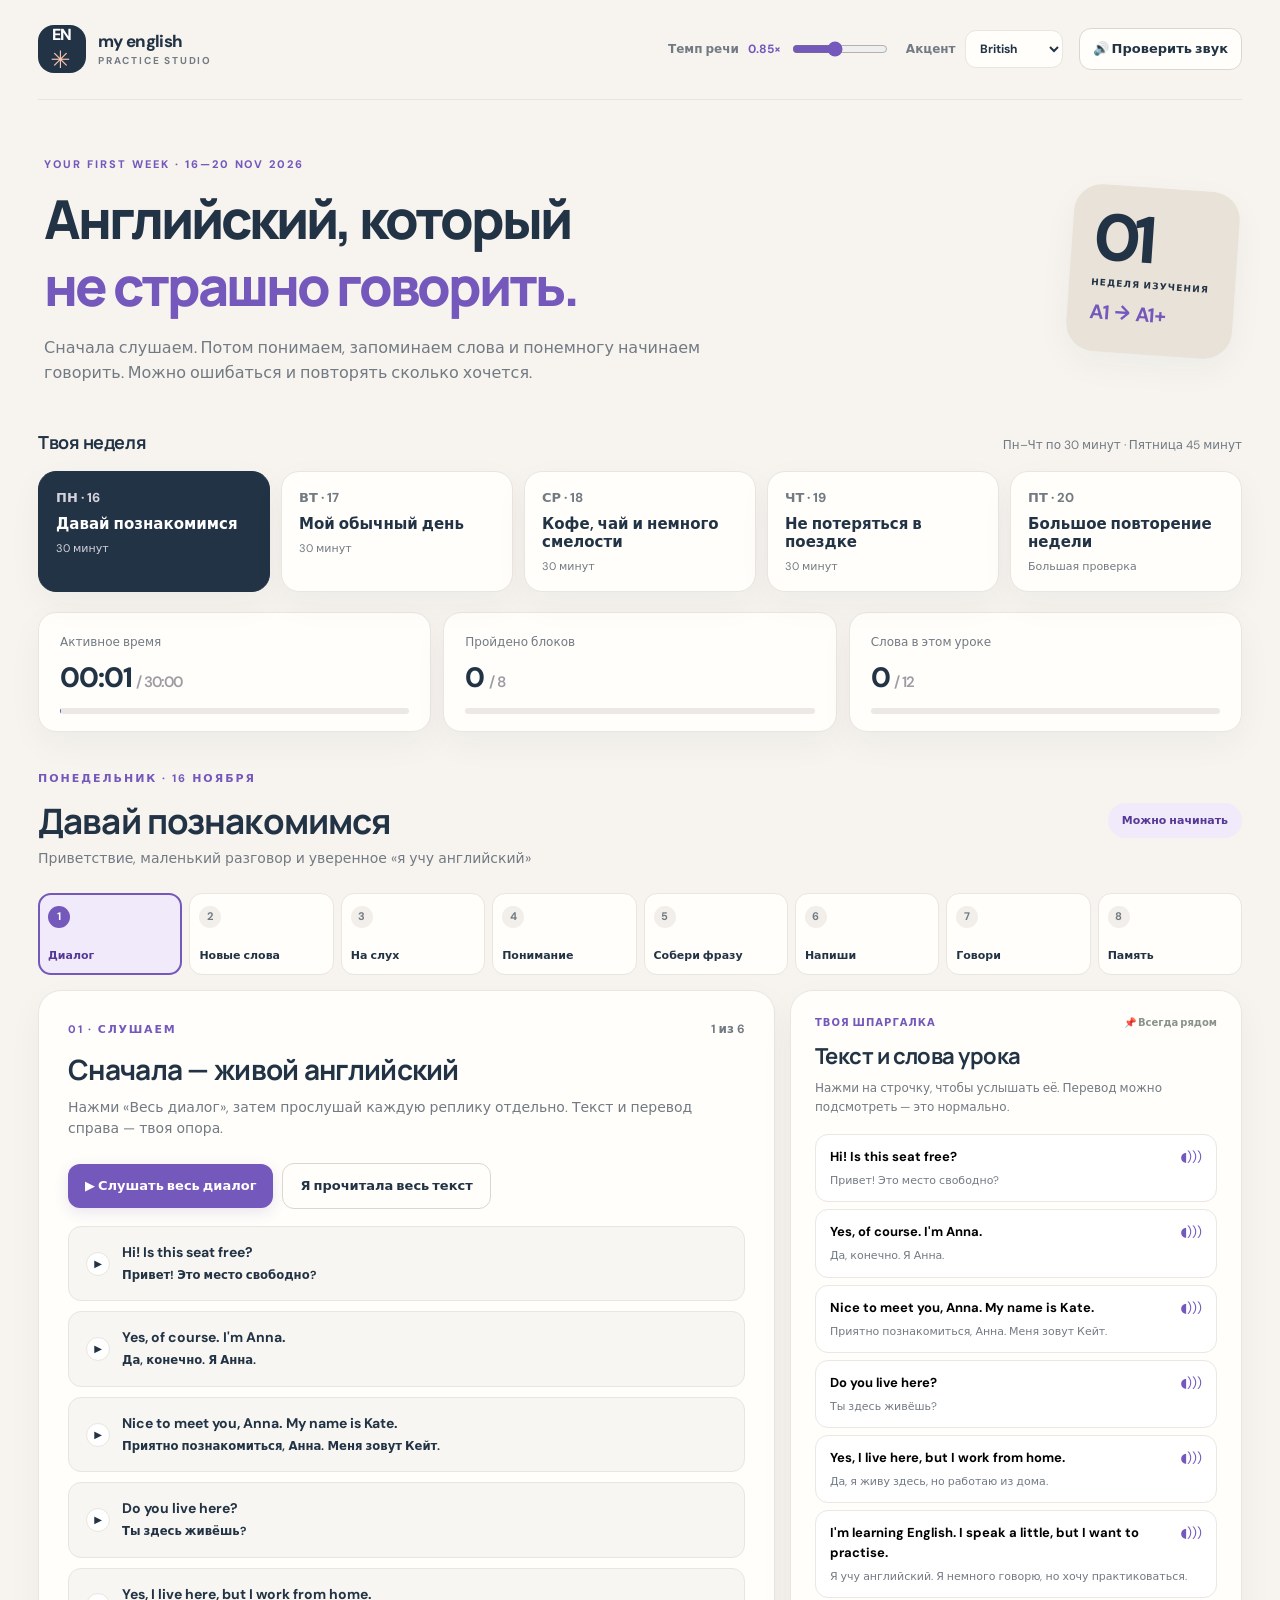
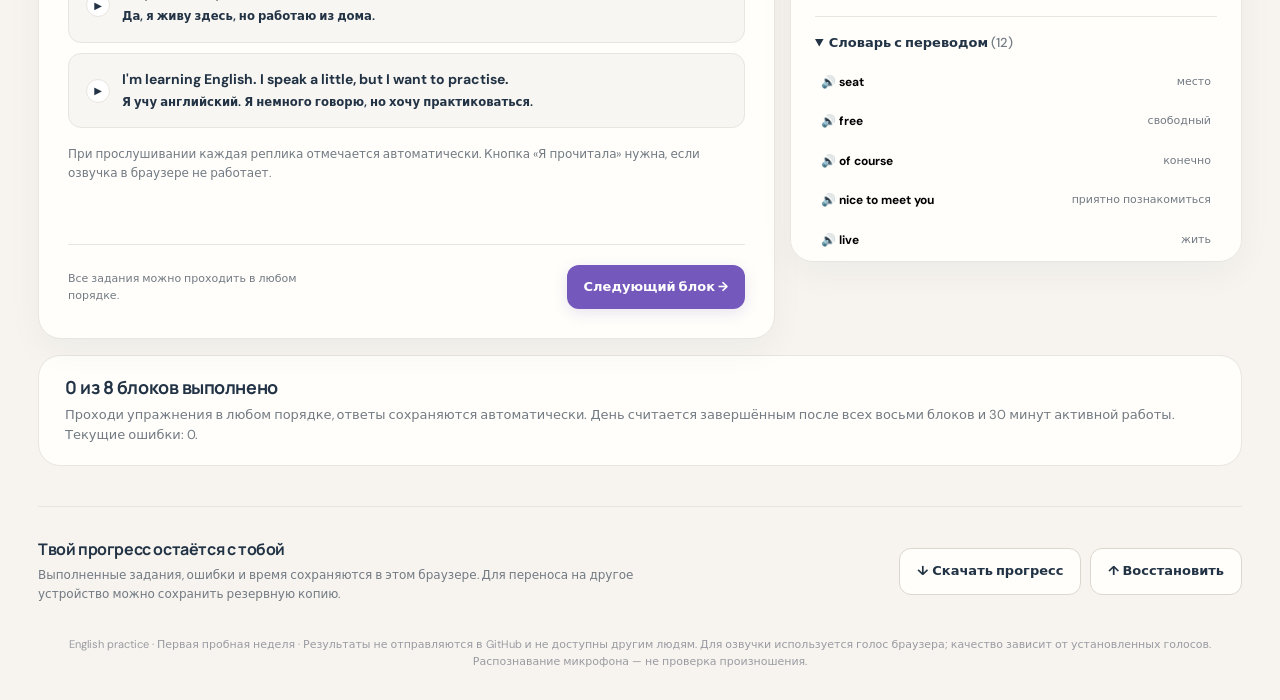
<file: tanya-english/index.html>
<!doctype html>
<html lang="ru">
<head>
<meta charset="utf-8">
<meta name="viewport" content="width=device-width, initial-scale=1">
<meta name="theme-color" content="#f8f5f0">
<meta name="description" content="Английский для себя: пять дней практики, разговорная речь и аудио.">
<title>My English Week — говорю по-английски</title>
<link rel="stylesheet" href="./style.css">
</head>
<body>
<div class="shell">
  <header class="site-head">
    <a class="brand" href="./"><span class="brand-mark">EN<span>✳</span></span><span>my english <small>practice studio</small></span></a>
    <div class="header-tools">
      <label class="rate-control" for="voiceRate">Темп речи <strong id="rateLabel">0.85×</strong><input type="range" id="voiceRate" min="0.65" max="1.1" step="0.05" value="0.85"></label>
      <label class="voice-control" for="accent">Акцент <select id="accent"><option value="en-GB">British</option><option value="en-US">American</option></select></label>
      <button class="outline small-btn" id="soundTest" type="button">🔊 Проверить звук</button>
    </div>
  </header>
  <main>
    <section class="intro">
      <div><div class="eyebrow">YOUR FIRST WEEK · 16—20 NOV 2026</div><h1>Английский, который<br><em>не страшно говорить.</em></h1><p>Сначала слушаем. Потом понимаем, запоминаем слова и понемногу начинаем говорить. Можно ошибаться и повторять сколько хочется.</p></div>
      <div class="week-flag"><span>01</span><small>НЕДЕЛЯ ИЗУЧЕНИЯ</small><b>A1 → A1+</b></div>
    </section>
    <section class="week" aria-label="Дни первой недели">
      <div class="week-top"><h2>Твоя неделя</h2><span>Пн–Чт по 30 минут · Пятница 45 минут</span></div>
      <div id="dayStrip" class="day-strip"></div>
    </section>
    <section class="dashboard" aria-label="Прогресс выбранного дня">
      <div class="metric"><span>Активное время</span><strong id="clock">00:00 <i>/ 30:00</i></strong><div class="track"><span id="timeBar"></span></div></div>
      <div class="metric"><span>Пройдено блоков</span><strong id="sectionMetric">0 <i>/ 8</i></strong><div class="track"><span id="sectionBar"></span></div></div>
      <div class="metric"><span>Слова в этом уроке</span><strong id="wordMetric">0 <i>/ 12</i></strong><div class="track"><span id="wordBar"></span></div></div>
    </section>
    <section class="lesson-title">
      <div><div class="eyebrow" id="dayLabel">ПОНЕДЕЛЬНИК · 16 НОЯБРЯ</div><h2 id="lessonTitle">Давай познакомимся</h2><p id="lessonDescription"></p></div><span class="pill" id="lessonState">Можно начинать</span>
    </section>
    <nav class="sections" id="sectionsNav" aria-label="Выбор упражнения"></nav>
    <div class="work-grid">
      <section class="exercise" aria-label="Упражнение">
        <div id="exerciseBody"></div>
        <p id="feedback" class="feedback" role="status" aria-live="polite"></p>
        <div class="exercise-bottom"><span id="exerciseHint">Все задания можно проходить в любом порядке.</span><button id="nextBlock" class="primary" type="button">Следующий блок →</button></div>
      </section>
      <aside class="reference" aria-label="Материал урока всегда под рукой">
        <div class="ref-head"><span>ТВОЯ ШПАРГАЛКА</span><span class="ref-pin">📌 Всегда рядом</span></div>
        <h3>Текст и слова урока</h3>
        <p>Нажми на строчку, чтобы услышать её. Перевод можно подсмотреть — это нормально.</p>
        <div id="referenceStory" class="reference-story"></div>
        <details class="glossary" open><summary>Словарь с переводом <span id="glossaryCount"></span></summary><div id="referenceWords"></div></details>
        <details class="grammar" open><summary>Полезное правило</summary><p id="referenceGrammar"></p></details>
      </aside>
    </div>
    <section class="finish-panel" id="finishPanel" aria-live="polite"></section>
    <section class="storage">
      <div><h3>Твой прогресс остаётся с тобой</h3><p>Выполненные задания, ошибки и время сохраняются в этом браузере. Для переноса на другое устройство можно сохранить резервную копию.</p></div>
      <div class="storage-buttons"><button id="exportProgress" class="outline" type="button">↓ Скачать прогресс</button><label class="import-label outline" for="importProgress">↑ Восстановить<input id="importProgress" type="file" accept="application/json,.json" hidden></label></div>
    </section>
    <footer>English practice · Первая пробная неделя · Результаты не отправляются в GitHub и не доступны другим людям. Для озвучки используется голос браузера; качество зависит от установленных голосов. Распознавание микрофона — не проверка произношения.</footer>
  </main>
</div>
<script src="./lessons.js"></script>
<script src="./app.js"></script>
</body>
</html>
</file>
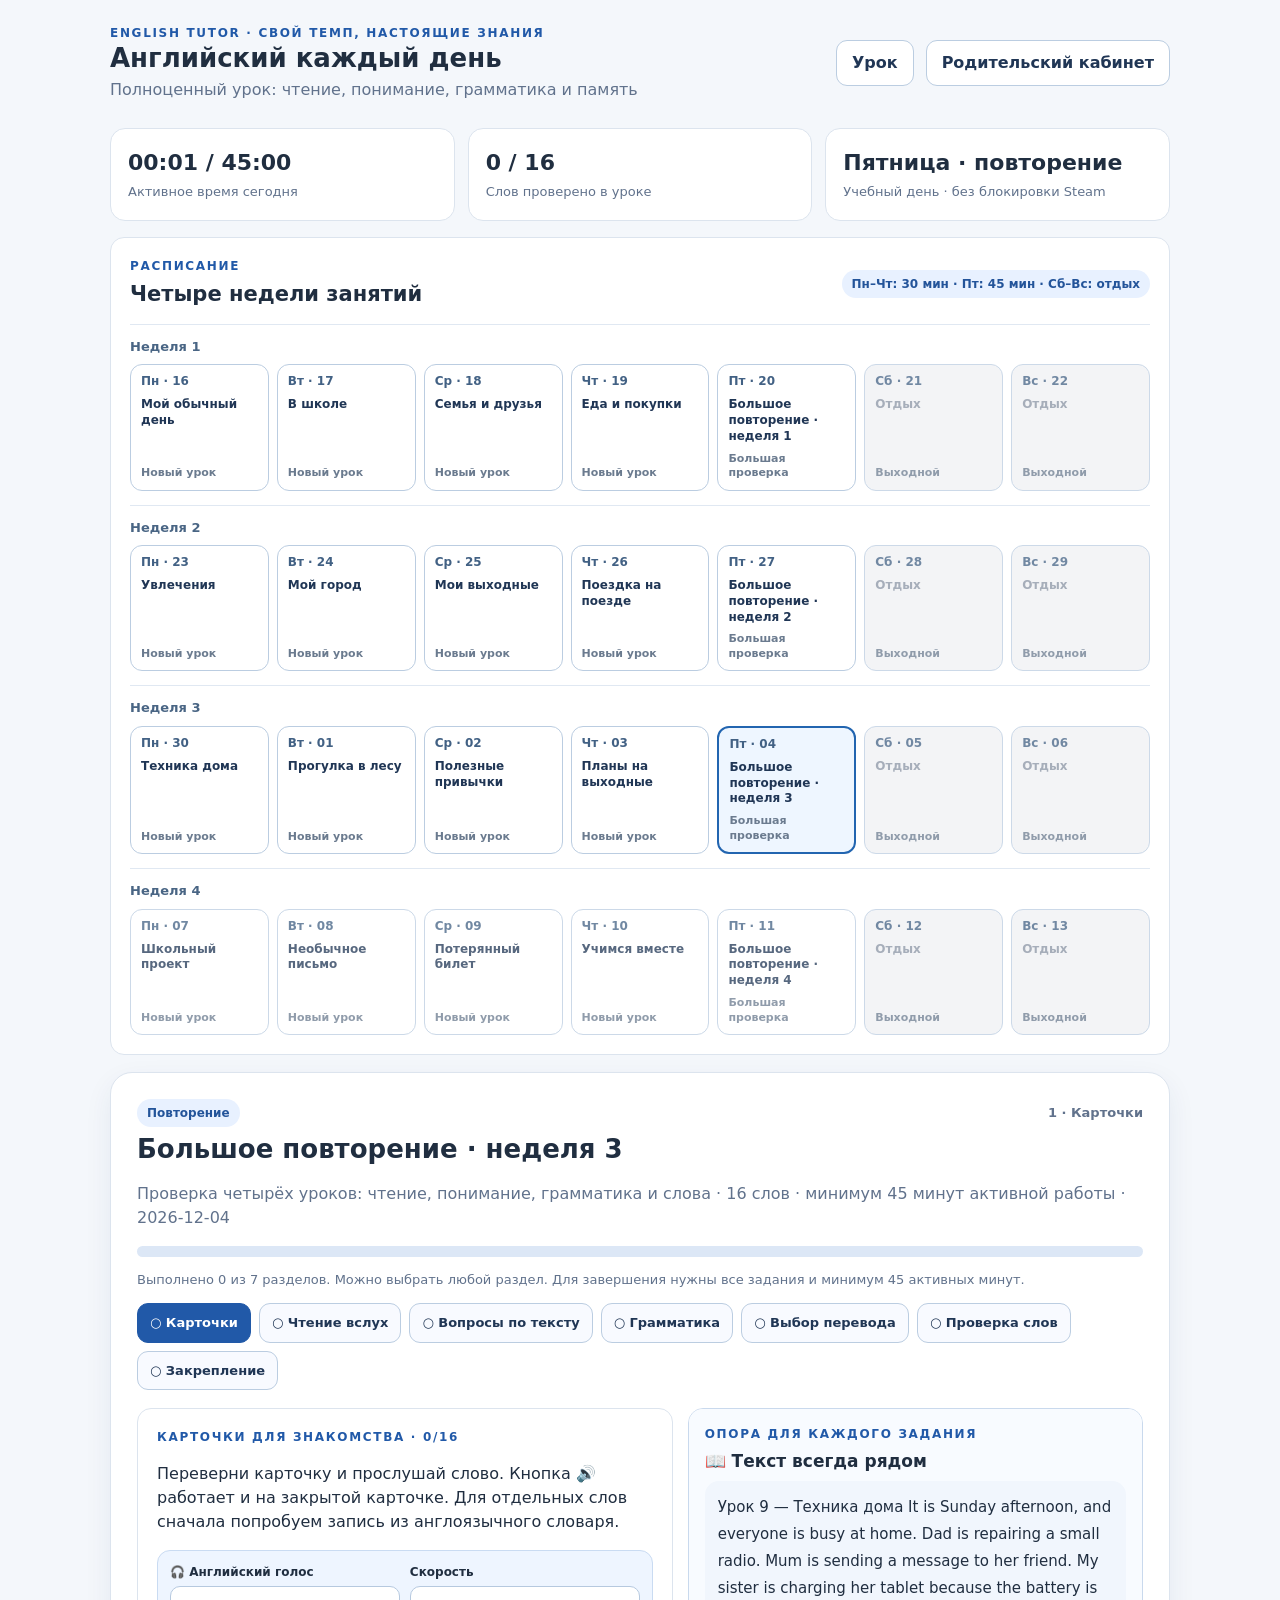
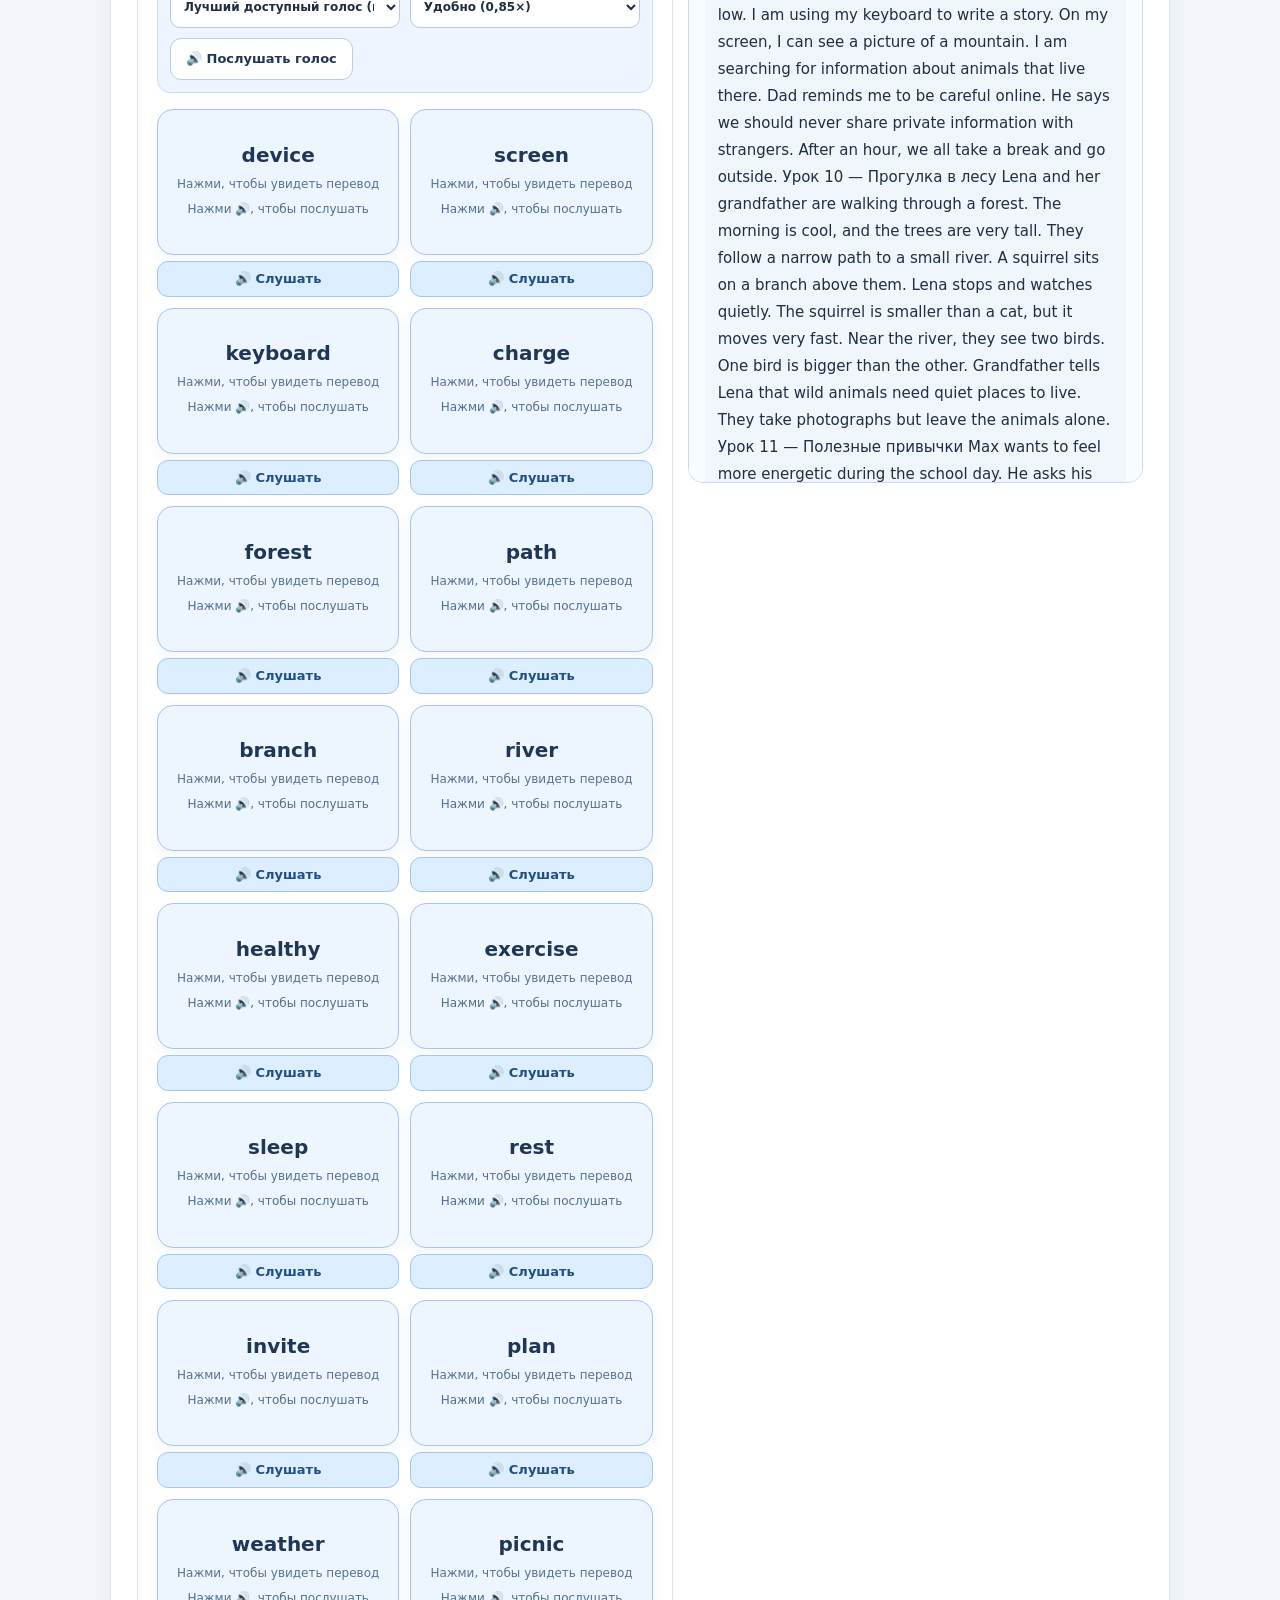
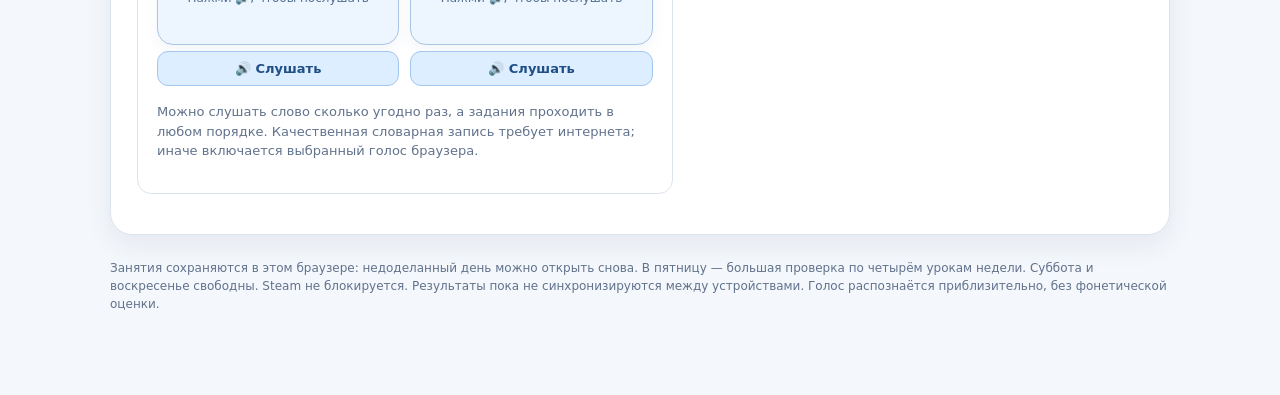
<file: tutor/index.html>
<!doctype html>
<html lang="ru"><head><meta charset="utf-8"><meta name="viewport" content="width=device-width,initial-scale=1"><meta name="color-scheme" content="light"><title>English Tutor — английский каждый день</title><link rel="stylesheet" href="style.css"></head>
<body><main>
<header><div><div class="eyebrow">English Tutor · Свой темп, настоящие знания</div><h1>Английский каждый день</h1><p>Полноценный урок: чтение, понимание, грамматика и память</p></div><div class="row"><button id="studentNav">Урок</button><button id="parentNav">Родительский кабинет</button></div></header>
<section id="studentView">
<div class="cards"><div class="card"><strong id="timer">00:00 / 30:00</strong><span>Активное время сегодня</span></div><div class="card"><strong id="mastered">0 / 8</strong><span>Слов проверено в уроке</span></div><div class="card"><strong id="dailyStatus">По расписанию</strong><span>Учебный день · без блокировки Steam</span></div></div>
<div class="pane" id="calendarPanel"><div class="row between"><div><div class="eyebrow">Расписание</div><h3>Четыре недели занятий</h3></div><span class="badge">Пн–Чт: 30 мин · Пт: 45 мин · Сб–Вс: отдых</span></div><div id="calendarBoard"></div></div>
<div class="hero" id="lessonHero"><div class="row between"><span class="badge" id="lessonLevel">A1</span><span class="steps" id="lessonPhase">Урок</span></div><h2 id="lessonTitle">Английский на сегодня</h2><p id="lessonInfo" class="muted"></p><div class="bar"><div id="progressBar"></div></div>
<p id="completionHint" class="small muted"></p><nav id="sectionNav" class="section-nav" aria-label="Разделы урока"></nav><div class="study-grid"><div id="taskArea" class="pane"></div><aside id="lessonReference" class="reference" aria-label="Текст урока и словарь"></aside></div><div id="feedback" role="status" aria-live="polite"></div></div>
<p class="footer">Занятия сохраняются в этом браузере: недоделанный день можно открыть снова. В пятницу — большая проверка по четырём урокам недели. Суббота и воскресенье свободны. Steam не блокируется. Результаты пока не синхронизируются между устройствами. Голос распознаётся приблизительно, без фонетической оценки.</p>
</section>
<section id="parentView" class="hidden">
<div class="hero"><div class="eyebrow">Для взрослого</div><h2>Кабинет родителя</h2>
<div id="parentAuth"><p class="muted" id="pinHelp"></p><div class="control"><input id="pinInput" type="password" inputmode="numeric" autocomplete="off" placeholder="Родительский PIN (от 4 цифр)"><button class="primary" id="pinButton">Войти</button></div><div id="pinMessage"></div></div>
<div id="parentDashboard" class="hidden">
<div class="cards"><div class="card"><strong id="parentDays">0</strong><span>Завершённых дней</span></div><div class="card"><strong id="parentMinutes">0</strong><span>Активных минут</span></div><div class="card"><strong id="parentErrors">0</strong><span>Ошибок за всё время</span></div></div>
<div class="pane"><h3>Все четыре недели: отчёт по дням</h3><div id="parentWeekSummary" class="table-scroll"></div></div>
<div class="grid2"><div class="pane"><h3>Назначить или изменить урок</h3><p class="small muted">В расписании уже стоят уроки на каждый будний день. Здесь можно поменять тему конкретного дня или добавить слова.</p><label for="parentAssignDate">Дата назначения</label><select id="parentAssignDate" style="display:block;width:100%;margin:9px 0"></select><label for="lessonSelect">Тема урока</label><select id="lessonSelect" style="display:block;width:100%;margin:9px 0"></select><label for="extraWords">Дополнительные слова (по одному в строке: английский = перевод)</label><textarea id="extraWords" rows="5" style="width:100%;margin:9px 0" placeholder="bridge = мост&#10;quiet = тихий"></textarea><button class="primary" id="assignLesson">Назначить урок и слова</button><p id="assignMessage" class="muted"></p></div>
<div class="pane"><h3>Освоение слов сегодня</h3><div id="parentWords"></div><p class="small muted">Выполнение словарных заданий — не гарантия, что слово осталось в памяти. Для этого нужны пятничные повторения.</p></div></div>
<div class="pane"><h3>Последние ответы и ошибки</h3><div class="table-scroll"><table><thead><tr><th>Когда</th><th>Этап</th><th>Задание</th><th>Ответ</th><th>Результат</th></tr></thead><tbody id="attemptRows"></tbody></table></div></div>
<div class="row"><button id="exportData">Скачать отчёт JSON</button><button id="lockParent">Закрыть кабинет</button></div>
<p class="footer">PIN — защита от случайного входа, а не от администратора компьютера. Отчёты ребёнка не публикуются в GitHub. Для просмотра с другого устройства позже подключим уже существующую облачную базу с отдельными правами доступа.</p>
</div></div></section>
</main><script src="lessons.js"></script><script src="lessons-extra.js"></script><script src="schedule.js"></script><script src="speech-tools.js"></script><script src="app.js"></script></body></html>
</file>
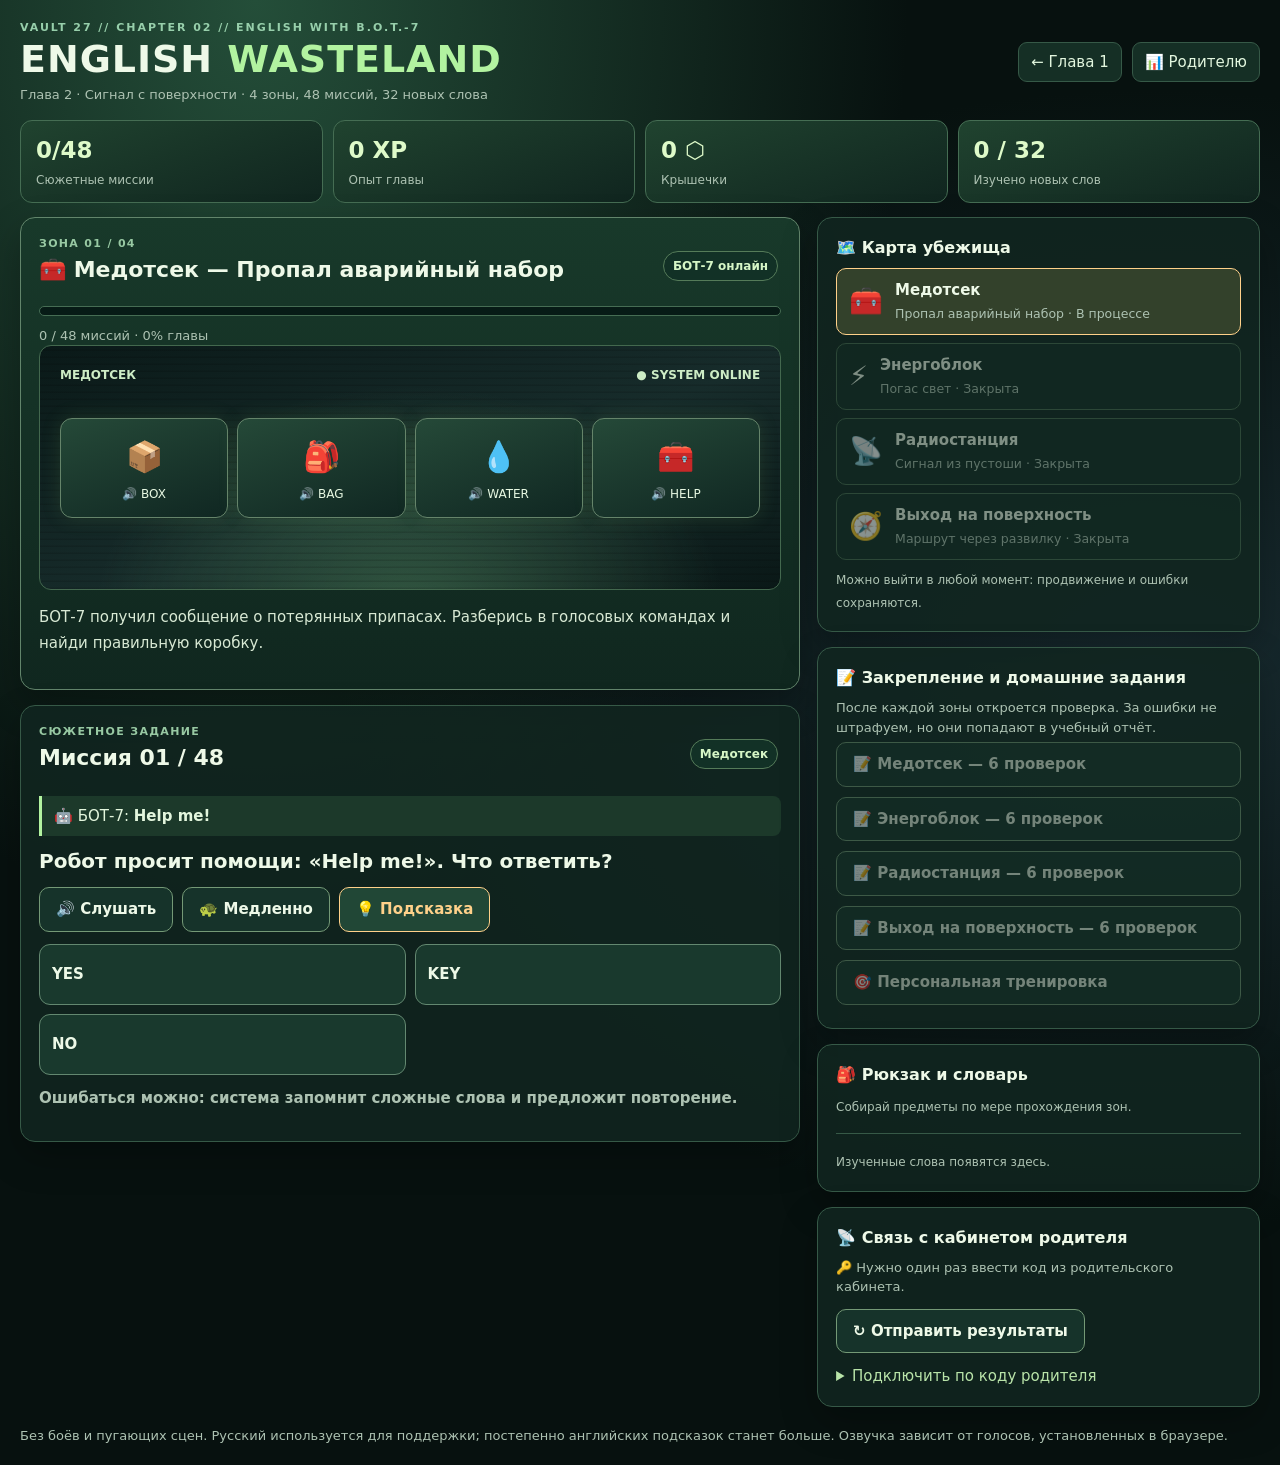
<file: chapter2.html>
<!doctype html>
<html lang="ru">
<head>
<meta charset="UTF-8"><meta name="viewport" content="width=device-width,initial-scale=1">
<meta name="theme-color" content="#071b17">
<title>English Wasteland — Глава 2: Сигнал с поверхности</title>
<style>
:root{color-scheme:dark;--bg:#07110f;--panel:#11251e;--panel2:#173126;--stroke:#365947;--green:#b2f3a0;--text:#eef9e8;--muted:#adc2b2;--gold:#ffd18a;--bad:#ffb0a2}
*{box-sizing:border-box}
body{margin:0;min-height:100vh;background:radial-gradient(ellipse at 20% 0%,#244e39 0,transparent 45%),radial-gradient(ellipse at 90% 45%,#182b30 0,transparent 50%),var(--bg);color:var(--text);font:15px/1.5 system-ui,-apple-system,'Segoe UI',Arial,sans-serif}
button,input{font:inherit}button{cursor:pointer}button:disabled{opacity:.43;cursor:not-allowed}a{color:var(--green)}:focus-visible{outline:3px solid var(--gold);outline-offset:3px}
.wrap{max-width:1450px;margin:auto;padding:20px}
header{display:flex;justify-content:space-between;gap:14px;align-items:center;flex-wrap:wrap;margin-bottom:16px}
.eyebrow{font-size:11px;letter-spacing:.18em;text-transform:uppercase;font-weight:800;color:#97cfab}
h1{margin:0;font-size:clamp(24px,3.3vw,38px);letter-spacing:.025em;line-height:1.16}
h1 span{color:var(--green)}h2{font-size:22px;margin:0 0 10px}h3{font-size:16px;margin:0 0 8px}
.sub{color:var(--muted);margin:4px 0 0;font-size:13px}.nav{display:flex;gap:10px;flex-wrap:wrap}
.nav a{border:1px solid var(--stroke);border-radius:9px;padding:8px 12px;text-decoration:none;color:#e2f6de;background:#152f25}
.stats{display:grid;grid-template-columns:repeat(4,minmax(0,1fr));gap:10px;margin:14px 0}
.stat{border:1px solid #456d53;border-radius:12px;background:linear-gradient(160deg,#20432f,#10251f);padding:12px 15px}
.stat b{font-size:23px;color:#defac9;display:block}.stat small{color:var(--muted);font-size:12px}
.layout{display:grid;grid-template-columns:minmax(0,1.55fr) minmax(280px,.88fr);gap:17px;align-items:start}
.panel{border:1px solid var(--stroke);border-radius:15px;background:#10251fdf;padding:18px;margin-bottom:15px;box-shadow:0 15px 36px #0004}
.label{font-size:11px;letter-spacing:.12em;font-weight:850;text-transform:uppercase;color:#98c9a3}
.mission{border-color:#62856b;background:linear-gradient(180deg,#18392a,#10271f)}
.missionhead{display:flex;gap:13px;align-items:center;justify-content:space-between}
.progress{height:10px;background:#071b16;border:1px solid #466d54;border-radius:100px;overflow:hidden;margin:10px 0}
.progress>div{height:100%;background:linear-gradient(90deg,#7ccf7a,#c5f8a6);width:0%;transition:width .25s}
.scene{position:relative;min-height:245px;background:radial-gradient(ellipse at 50% 110%,#487a5696,transparent 60%),linear-gradient(160deg,#0a1918 0%,#172c2b 55%,#0a1817 100%);border:1px solid #43684e;border-radius:12px;overflow:hidden;padding:20px}
.scene:before{content:"";position:absolute;inset:0;pointer-events:none;background:repeating-linear-gradient(0deg,#0002 0 1px,transparent 2px 7px)}
.scene-header{position:relative;display:flex;justify-content:space-between;align-items:center;gap:10px;font-size:12px;color:#cdecc5;font-weight:800}
.props{position:relative;display:grid;grid-template-columns:repeat(4,1fr);gap:9px;margin-top:34px}
.prop{min-height:100px;display:flex;flex-direction:column;align-items:center;justify-content:center;border:1px solid #65846a;background:linear-gradient(160deg,#254938,#102722);color:#e7f8e2;border-radius:12px;box-shadow:0 0 20px #8acd6720;gap:6px;transition:transform .15s}
.prop:hover{transform:translateY(-3px);border-color:var(--green)}.prop span{font-size:30px}.prop small{font-size:12px}
.story{color:#d8e9d4;line-height:1.7}.robot{border-left:3px solid var(--green);padding:9px 12px;margin:12px 0;background:#1c392a;border-radius:0 8px 8px 0;color:#e3f6dd}
button.btn{border:1px solid #749976;color:var(--text);border-radius:10px;padding:10px 16px;background:#214736;font-weight:750;min-height:44px}
button.primary{background:var(--green);color:#102215;border-color:#d3ffbb}
button.secondary{background:#16332a}button.gold{border-color:var(--gold);color:var(--gold)}.controls{display:flex;flex-wrap:wrap;gap:9px;margin:12px 0}
.question{font-size:20px;font-weight:780;line-height:1.36;margin:12px 0}
.choices{display:grid;grid-template-columns:repeat(2,minmax(0,1fr));gap:9px;margin-top:10px}
.choice{border:1px solid #638870;background:#19392d;border-radius:11px;min-height:61px;color:#edf9e7;padding:10px 12px;text-align:left;font-weight:760}
.choice:hover{border-color:var(--green);background:#2c503c}
.visual .choice{min-height:92px;font-size:18px;text-align:center}
.listen{border:1px dashed #8aca97;border-radius:12px;padding:17px;text-align:center;margin:12px 0;background:#102b23}
.answerfield{width:100%;border:1px solid #789b84;border-radius:9px;background:#081d1a;color:white;padding:12px 13px;text-transform:uppercase;font-weight:800;letter-spacing:.07em}
.toklist{display:flex;gap:8px;flex-wrap:wrap;min-height:48px;padding:9px;border:1px dashed #719171;border-radius:9px;background:#0a1d19;margin:9px 0}
.token{border:1px solid #90ab8a;border-radius:7px;background:#214b34;padding:8px 11px;color:#fff;font-weight:800}
.token.used{opacity:.3}.built{color:#d6f8bf;min-height:24px;font-weight:800}
.matches{display:grid;grid-template-columns:1fr 1fr;gap:10px}
.matchcol{display:flex;flex-direction:column;gap:9px}.matchcol button{border:1px solid #698d70;border-radius:9px;background:#244134;color:white;min-height:49px;font-weight:800}.matchcol button.selected{background:#425f34;border-color:var(--gold)}.matchcol button.solved{background:#173c2a;border-color:#4e9f6b;color:#a7e4a3}
.feedback{min-height:24px;font-weight:740;margin:12px 0;color:var(--muted)}.feedback.bad{color:var(--bad)}.feedback.good{color:var(--green)}
.zonecard{border:1px solid #486b50;border-radius:10px;background:#122b23;padding:10px 12px;margin:8px 0;display:flex;align-items:center;gap:12px}
.zonecard.current{border-color:var(--gold);background:#33412b}.zonecard.locked{opacity:.5}.zonecard b{display:block}.zonecard small{color:var(--muted)}
.zoneicon{font-size:27px}.chip{display:inline-flex;padding:5px 9px;border:1px solid #557b59;border-radius:999px;margin:3px;background:#123126;color:#d6f6c6;font-weight:650;font-size:12px}
.hwbtn{width:100%;text-align:left;margin:5px 0}.hwbtn:disabled{opacity:.45}
small.help{color:var(--muted);font-size:12px}input.pair{width:100%;min-height:41px;border:1px solid #6b9478;border-radius:9px;background:#081c17;color:white;padding:10px;margin:8px 0}
.notice{color:var(--gold);border-left:3px solid var(--gold);padding:10px;margin:12px 0;background:#292f1c}
.modehead{display:flex;justify-content:space-between;align-items:center;flex-wrap:wrap;gap:8px}
hr{border:0;border-top:1px solid var(--stroke);margin:16px 0}
#toast{position:fixed;right:15px;bottom:15px;z-index:5;background:#235338;padding:12px 17px;border:1px solid #b0eca6;border-radius:11px;box-shadow:0 10px 40px #0009;max-width:360px}
.hidden{display:none!important}
@media(max-width:850px){.layout{grid-template-columns:1fr}.stats{grid-template-columns:repeat(2,minmax(0,1fr))}.wrap{padding:12px}.props{margin-top:15px}}
@media(max-width:500px){.choices{grid-template-columns:1fr}.props{grid-template-columns:repeat(2,1fr)}.scene{min-height:330px}.mission{padding:14px}}
</style>
</head>
<body>
<div class="wrap">
<header>
 <div><div class="eyebrow">VAULT 27 // chapter 02 // English with B.O.T.-7</div><h1>ENGLISH <span>WASTELAND</span></h1><p class="sub">Глава 2 · Сигнал с поверхности · 4 зоны, 48 миссий, 32 новых слова</p></div>
 <nav class="nav"><a href="./index.html">← Глава 1</a><a href="./parent.html">📊 Родителю</a></nav>
</header>
<section class="stats">
 <div class="stat"><b id="statStage">0/48</b><small>Сюжетные миссии</small></div>
 <div class="stat"><b id="statXp">0 XP</b><small>Опыт главы</small></div>
 <div class="stat"><b id="statCaps">0 ⬡</b><small>Крышечки</small></div>
 <div class="stat"><b id="statWords">0</b><small>Изучено новых слов</small></div>
</section>
<div class="layout">
<main>
 <section class="panel mission">
  <div class="missionhead"><div><div class="label" id="zoneLabel">Зона 01</div><h2 id="zoneTitle">Медотсек</h2></div><span id="zoneBadge" class="chip">БОТ-7 онлайн</span></div>
  <div class="progress"><div id="bar"></div></div><div id="progressLabel" class="sub"></div>
  <div class="scene" id="scene">
   <div class="scene-header"><span id="sceneName">МЕДОТСЕК</span><span>● SYSTEM ONLINE</span></div>
   <div class="props" id="props"></div>
  </div>
  <p id="zoneIntro" class="story"></p>
 </section>
 <section class="panel" id="taskBox" aria-live="polite"></section>
</main>
<aside>
 <section class="panel"><h3>🗺️ Карта убежища</h3><div id="zones"></div><small class="help">Можно выйти в любой момент: продвижение и ошибки сохраняются.</small></section>
 <section class="panel"><h3>📝 Закрепление и домашние задания</h3><p class="sub">После каждой зоны откроется проверка. За ошибки не штрафуем, но они попадают в учебный отчёт.</p><div id="hwPanel"></div></section>
 <section class="panel"><h3>🎒 Рюкзак и словарь</h3><div id="bag"></div><hr><div id="vocabulary"></div></section>
 <section class="panel"><h3>📡 Связь с кабинетом родителя</h3><p class="sub" id="syncStatus">Проверяем подключение…</p><div class="controls"><button class="btn secondary" id="syncBtn">↻ Отправить результаты</button></div><details><summary style="cursor:pointer;color:#b9e4a9">Подключить по коду родителя</summary><p class="sub">Нужно только один раз, если игра ещё не была подключена на этом устройстве.</p><input class="pair" id="pairCode" placeholder="Код подключения" maxlength="32" autocomplete="off"><button class="btn primary" id="pairBtn">Подключить</button></details></section>
</aside>
</div>
<footer class="sub">Без боёв и пугающих сцен. Русский используется для поддержки; постепенно английских подсказок станет больше. Озвучка зависит от голосов, установленных в браузере.</footer>
</div>
<div id="toast" class="hidden" role="status"></div>
<script src="./config.js"></script><script src="./cloud.js"></script>
<script src="./chapter2-data.js"></script><script src="./chapter2-engine.js"></script>
</body></html>
</file>
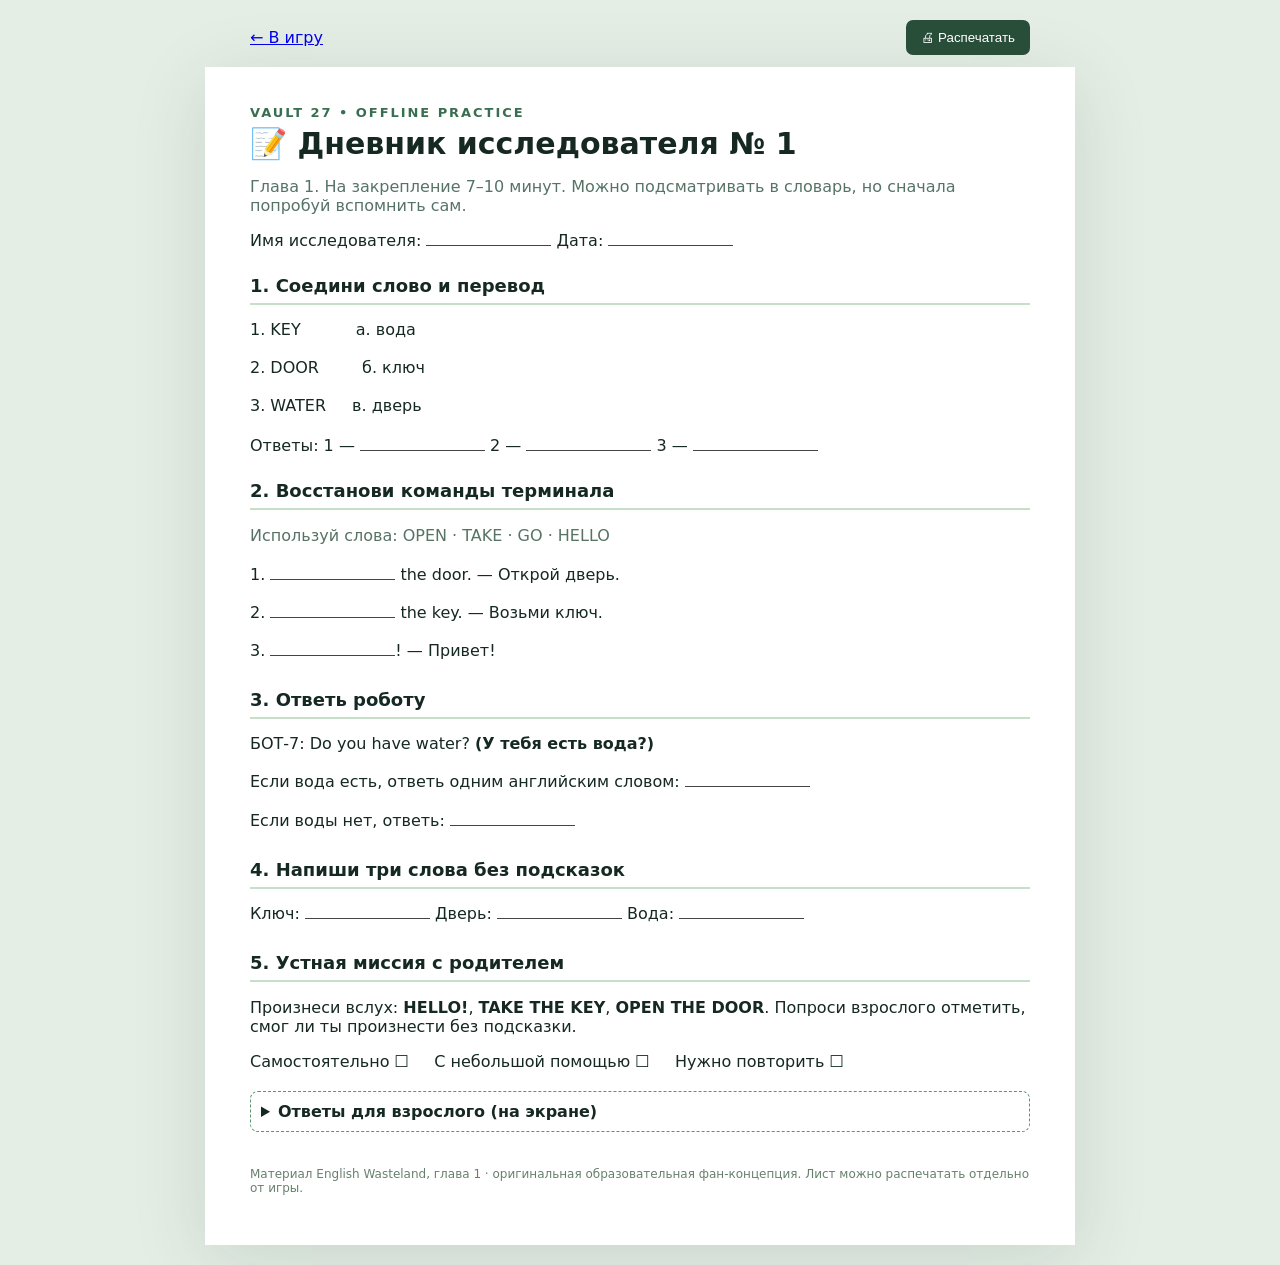
<file: worksheet.html>
<!DOCTYPE html><html lang="ru"><head><meta charset="UTF-8"><meta name="viewport" content="width=device-width, initial-scale=1"><title>English Wasteland — лист закрепления №1</title><style>
body{background:#e5eee5;font-family:system-ui,Arial,sans-serif;margin:0;padding:20px;color:#152821}main{max-width:780px;margin:auto;padding:38px 45px;background:white;box-shadow:0 15px 70px #14332622}.tag{font:700 13px system-ui;letter-spacing:.15em;color:#396e51}h1{font-size:30px;margin:6px 0 8px}h2{font-size:18px;margin:25px 0 8px;border-bottom:2px solid #c7dec9;padding-bottom:7px}.muted{color:#567366}.line{display:inline-block;border-bottom:1px solid #444;min-width:125px;line-height:1.8}.quest{margin:11px 0;line-height:1.7}.words{display:flex;flex-wrap:wrap;gap:6px}.words span{padding:6px 10px;border:1px solid #86ae8a;border-radius:7px;background:#eff6ef}.printbar{max-width:780px;margin:0 auto 12px;display:flex;justify-content:space-between;align-items:center;gap:10px}.printbar button{background:#284e39;color:white;border:0;border-radius:7px;padding:10px 15px;cursor:pointer}details{margin-top:20px;border:1px dashed #5d936f;padding:10px;border-radius:8px}details p{line-height:1.7}.foot{margin-top:35px;color:#67806d;font-size:12px}@media print{body{padding:0;background:white}main{box-shadow:none;max-width:none;padding:7mm 12mm}.printbar,details{display:none}h2{break-after:avoid}.quest{break-inside:avoid}}
</style></head><body><div class="printbar"><a href="./index.html">← В игру</a><button onclick="print()">🖨 Распечатать</button></div><main><div class="tag">VAULT 27 • OFFLINE PRACTICE</div><h1>📝 Дневник исследователя № 1</h1><p class="muted">Глава 1. На закрепление 7–10 минут. Можно подсматривать в словарь, но сначала попробуй вспомнить сам.</p><p>Имя исследователя: <span class="line"></span> Дата: <span class="line"></span></p>
<h2>1. Соедини слово и перевод</h2><div class="quest">1. KEY <span style="margin-left:50px">а. вода</span></div><div class="quest">2. DOOR <span style="margin-left:38px">б. ключ</span></div><div class="quest">3. WATER <span style="margin-left:21px">в. дверь</span></div><p>Ответы: 1 — <span class="line"></span> 2 — <span class="line"></span> 3 — <span class="line"></span></p>
<h2>2. Восстанови команды терминала</h2><p class="muted">Используй слова: OPEN · TAKE · GO · HELLO</p>
<div class="quest">1. <span class="line"></span> the door. — Открой дверь.</div><div class="quest">2. <span class="line"></span> the key. — Возьми ключ.</div><div class="quest">3. <span class="line"></span>! — Привет!</div>
<h2>3. Ответь роботу</h2><div class="quest">БОТ-7: Do you have water? <b>(У тебя есть вода?)</b></div><div class="quest">Если вода есть, ответь одним английским словом: <span class="line"></span></div><div class="quest">Если воды нет, ответь: <span class="line"></span></div>
<h2>4. Напиши три слова без подсказок</h2><div class="quest">Ключ: <span class="line"></span> Дверь: <span class="line"></span> Вода: <span class="line"></span></div>
<h2>5. Устная миссия с родителем</h2><p>Произнеси вслух: <b>HELLO!</b>, <b>TAKE THE KEY</b>, <b>OPEN THE DOOR</b>. Попроси взрослого отметить, смог ли ты произнести без подсказки.</p><p>Самостоятельно ☐ &nbsp;&nbsp;&nbsp; С небольшой помощью ☐ &nbsp;&nbsp;&nbsp; Нужно повторить ☐</p>
<details><summary><b>Ответы для взрослого (на экране)</b></summary><p>1: 1-б, 2-в, 3-а. 2: OPEN, TAKE, HELLO. 3: YES, NO. 4: KEY, DOOR, WATER. 5: важно постараться произнести слова вслух; идеального акцента не требуется.</p></details>
<p class="foot">Материал English Wasteland, глава 1 · оригинальная образовательная фан-концепция. Лист можно распечатать отдельно от игры.</p></main></body></html>
</file>
<file: tanya-english/style.css>
@import url('https://fonts.googleapis.com/css2?family=DM+Sans:wght@400;500;600;700;800&family=Manrope:wght@400;500;600;700;800&display=swap');
:root{color-scheme:light;--bg:#f7f4ef;--paper:#fffefa;--text:#223345;--muted:#727a83;--line:#e9e5df;--accent:#7458bb;--accent-dark:#553994;--accent-light:#f0eafb;--peach:#f9d6c7;--green:#2f8068;--good:#e8f6ef;--bad:#ac5144;--shadow:0 12px 35px rgba(34,51,69,.045)}
*{box-sizing:border-box}html{scroll-behavior:smooth}body{margin:0;color:var(--text);background:var(--bg);font:15px/1.55 'DM Sans',system-ui,Arial,sans-serif}button,select,input{font:inherit}button{cursor:pointer;border:0}button:disabled{cursor:default;opacity:.52}a{color:inherit;text-decoration:none}button:focus-visible,select:focus-visible,input:focus-visible,summary:focus-visible{outline:3px solid #aa94e7;outline-offset:3px}h1,h2,h3,p{margin-top:0}h1,h2,h3{font-family:Manrope,system-ui,sans-serif;line-height:1.25;letter-spacing:-.025em}h3{font-size:18px}.shell{max-width:1320px;margin:auto;padding:0 38px}.site-head{display:flex;justify-content:space-between;align-items:center;gap:22px;padding:25px 0 26px;border-bottom:1px solid #e6e2dc}.brand{display:flex;gap:12px;align-items:center;font-size:17px;font-weight:800;letter-spacing:-.04em;line-height:1.25}.brand small{display:block;font-size:10px;letter-spacing:.18em;text-transform:uppercase;font-weight:700;color:var(--muted);margin-top:3px}.brand-mark{display:grid;place-items:center;width:48px;height:48px;border-radius:16px;background:var(--text);color:white;font-size:16px}.brand-mark span{color:#f7c4af;margin-left:-4px;font-size:24px}.header-tools{display:flex;align-items:center;gap:16px;flex-wrap:wrap}.rate-control,.voice-control{font-size:12px;font-weight:700;color:var(--muted);display:flex;align-items:center;gap:9px;white-space:nowrap}.rate-control strong{color:var(--accent);min-width:30px}.rate-control input{accent-color:var(--accent);max-width:96px}.voice-control select{padding:9px 10px;border:1px solid var(--line);border-radius:11px;background:var(--paper);color:var(--text)}.outline,.secondary,.primary,.ghost{padding:12px 17px;border-radius:12px;font-weight:800;font-size:13px;transition:transform .15s,background .15s,border-color .15s}.outline{background:var(--paper);border:1px solid #dcd7ce;color:var(--text)}.secondary{background:var(--accent-light);color:var(--accent-dark)}.primary{background:var(--accent);color:white;box-shadow:0 4px 14px rgba(116,88,187,.16)}.ghost{background:transparent;color:var(--accent-dark)}.small-btn{padding:10px 13px}.primary:not(:disabled):hover,.outline:not(:disabled):hover,.secondary:not(:disabled):hover{transform:translateY(-1px)}.intro{display:flex;justify-content:space-between;align-items:center;gap:24px;padding:56px 6px 45px}.eyebrow{font-size:11px;font-weight:800;letter-spacing:.18em;color:var(--accent);text-transform:uppercase;margin-bottom:12px}.intro h1{font-size:clamp(34px,4.2vw,59px);font-weight:800;letter-spacing:-.055em;margin-bottom:17px}.intro em{font-style:normal;color:var(--accent)}.intro p{color:var(--muted);font-size:16px;max-width:690px;margin-bottom:0}.week-flag{width:166px;min-width:166px;height:167px;border-radius:28px;background:#e9e2d8;padding:20px 22px;transform:rotate(4deg);box-shadow:var(--shadow)}.week-flag span{display:block;font-size:66px;line-height:1;font-weight:800;letter-spacing:-.09em}.week-flag small{display:block;font-size:9px;font-weight:800;letter-spacing:.13em;margin:6px 0}.week-flag b{color:var(--accent);font-size:20px}.week-top{display:flex;align-items:baseline;justify-content:space-between;margin-bottom:16px;gap:12px}.week-top h2{font-size:18px;margin:0}.week-top span{font-size:12px;color:var(--muted)}.day-strip{display:grid;grid-template-columns:repeat(5,minmax(0,1fr));gap:11px}.day-btn{padding:16px 17px;border:1px solid var(--line);background:var(--paper);text-align:left;border-radius:18px;min-height:120px;color:var(--text);box-shadow:var(--shadow);position:relative;display:flex;flex-direction:column;align-items:flex-start;gap:7px}.day-btn .day-number{font-size:13px;font-weight:800;color:var(--muted)}.day-btn strong{font-size:15px;line-height:1.2}.day-btn small{font-size:11px;color:var(--muted)}.day-btn.active{background:var(--text);border-color:var(--text);color:#fff}.day-btn.active .day-number,.day-btn.active small{color:#d5d2dc}.day-btn.done:not(.active){border-color:#9dd1bc;background:#f1fbf6}.day-bubble{position:absolute;right:13px;top:13px;color:#78b99f}.day-btn.active .day-bubble{color:#edc9ae}.dashboard{display:grid;grid-template-columns:repeat(3,1fr);gap:12px;margin:20px 0 38px}.metric{border:1px solid var(--line);border-radius:18px;background:var(--paper);padding:17px 21px;box-shadow:var(--shadow)}.metric>span{font-size:12px;color:var(--muted)}.metric strong{font-size:28px;font-weight:800;letter-spacing:-.04em;display:block;margin:3px 0 9px;font-variant-numeric:tabular-nums}.metric strong i{font-style:normal;font-size:15px;font-weight:600;color:#9c9ca4}.track{height:6px;background:#ece8e6;border-radius:10px;overflow:hidden}.track>span{display:block;height:100%;width:0;background:var(--accent);border-radius:10px;transition:width .25s}.metric:nth-child(2) .track>span{background:#d88a7a}.metric:nth-child(3) .track>span{background:#6ca996}.lesson-title{display:flex;align-items:center;justify-content:space-between;gap:15px;margin:0 0 23px}.lesson-title h2{font-size:clamp(26px,3vw,35px);margin-bottom:5px}.lesson-title p{font-size:14px;color:var(--muted);margin:0}.pill{border-radius:100px;background:var(--accent-light);color:var(--accent-dark);font-size:11px;font-weight:800;padding:9px 14px;white-space:nowrap}.pill.success{color:var(--green);background:var(--good)}.sections{display:grid;grid-template-columns:repeat(8,minmax(0,1fr));gap:7px;margin-bottom:15px}.section-btn{display:flex;flex-direction:column;gap:9px;align-items:flex-start;justify-content:space-between;padding:12px 9px;text-align:left;border:1px solid var(--line);background:var(--paper);border-radius:13px;min-height:82px;color:var(--text)}.section-btn b{width:22px;height:22px;display:grid;place-items:center;border-radius:50%;background:#f2eee9;color:var(--muted);font-size:11px}.section-btn span{font-size:11px;line-height:1.18;font-weight:800}.section-btn.active{border:2px solid var(--accent);padding:11px 8px;background:var(--accent-light);color:var(--accent-dark)}.section-btn.active b{background:var(--accent);color:white}.section-btn.done b{background:var(--good);color:var(--green)}.section-btn.active.done b{background:var(--accent);color:white}.work-grid{display:grid;grid-template-columns:minmax(0,1.5fr) minmax(290px,.92fr);gap:15px;align-items:start}.exercise,.reference{border:1px solid var(--line);background:var(--paper);border-radius:23px;box-shadow:var(--shadow)}.exercise{padding:29px;min-height:550px}.reference{padding:24px;position:sticky;top:14px;max-height:calc(100vh - 28px);overflow:auto}.ref-head{display:flex;justify-content:space-between;align-items:center;gap:8px;font-size:10px;font-weight:800;letter-spacing:.1em;color:var(--accent)}.ref-pin{color:#8a928e;font-size:10px;letter-spacing:0}.reference h3{font-size:22px;margin:13px 0 8px}.reference>p{font-size:12px;color:var(--muted)}.reference-story{display:flex;flex-direction:column;gap:7px;margin:18px 0}.story-line{display:block;text-align:left;width:100%;padding:12px 14px;border:1px solid #ebe7e2;border-radius:13px;background:#fff}.story-line:hover{border-color:#baa9e1;background:#fcfaff}.story-line .en{display:block;font-size:13px;font-weight:700}.story-line .ru{display:block;margin-top:5px;font-size:11px;color:var(--muted)}.story-line .sound-icon{float:right;color:var(--accent);font-size:13px}.glossary,.grammar{border-top:1px solid var(--line);padding-top:16px;margin-top:16px}.glossary summary,.grammar summary{cursor:pointer;font-weight:800;font-size:13px}.glossary summary span{color:var(--muted);font-weight:500}.reference-words{margin-top:11px;display:grid;grid-template-columns:1fr;gap:5px}.vocab-row{display:flex;align-items:flex-start;justify-content:space-between;text-align:left;gap:10px;background:transparent;border:0;border-radius:9px;padding:8px 6px;width:100%}.vocab-row:hover{background:#f5f0ff}.vocab-row b{font-size:12px}.vocab-row span{font-size:11px;color:var(--muted);text-align:right}.grammar p{margin:12px 0 0;font-size:12px;line-height:1.7;color:#656d7c}.task-top{display:flex;justify-content:space-between;align-items:center;gap:12px;margin-bottom:13px}.task-kind{font-size:11px;letter-spacing:.16em;color:var(--accent);font-weight:800}.task-count{font-size:12px;color:var(--muted);font-weight:700}.task-title{font-size:28px;margin:0 0 10px}.task-desc{font-size:14px;color:var(--muted);margin:0 0 23px}.mini-nav{display:flex;gap:6px;flex-wrap:wrap;margin-bottom:24px}.mini-nav button{min-width:36px;height:35px;border-radius:9px;background:#f3f0ed;color:var(--muted);font-size:12px;font-weight:800}.mini-nav button.selected{background:var(--text);color:white}.mini-nav button.done:not(.selected){color:var(--green);background:var(--good)}.centered{text-align:center}.listen-round{width:120px;height:120px;display:grid;place-items:center;background:var(--accent-light);border:1px solid #ded1fa;border-radius:50%;font-size:45px;color:var(--accent);margin:10px auto 24px;cursor:pointer}.listen-round:hover{background:#e5dafa}.listen-round.playing{animation:pulse 1.3s infinite}.helper-line{font-size:13px;color:var(--muted);text-align:center;margin-bottom:24px}.answers{display:grid;gap:10px;margin:17px 0}.answer{width:100%;display:flex;align-items:center;gap:12px;text-align:left;background:#f8f6f2;border:1px solid #e9e5df;color:var(--text);padding:15px 17px;border-radius:13px;font-weight:700;font-size:14px}.answer:hover{border-color:#b3a5dc}.answer .letter{width:24px;height:24px;flex:0 0 24px;display:grid;place-items:center;background:white;border:1px solid #e9e5df;border-radius:50%;font-size:10px}.answer.correct{border-color:#9ecdb9;background:#ecf8f0}.answer.wrong{border-color:#e1afa7;background:#fff0ec}.answer.correct .letter{color:var(--green)}.prompt{background:#f9f5f0;border-left:3px solid var(--peach);padding:17px 18px;border-radius:0 13px 13px 0;margin-bottom:22px;font-size:19px;line-height:1.45;font-weight:700}.prompt small{display:block;font-size:11px;font-weight:700;text-transform:uppercase;letter-spacing:.1em;color:var(--muted);margin-bottom:7px}.word-card{display:flex;flex-direction:column;justify-content:center;align-items:center;gap:14px;min-height:270px;padding:26px;border-radius:19px;background:linear-gradient(155deg,#f4eefc,#fff5ee);border:1px solid #e7ddf2;text-align:center}.word-card .word-main{font-size:clamp(23px,3vw,35px);font-weight:800;letter-spacing:-.04em}.word-card .word-trans{color:var(--accent-dark);font-size:19px;font-weight:700}.word-card .word-sub{color:var(--muted);font-size:12px}.action-bar{display:flex;gap:9px;align-items:center;flex-wrap:wrap;margin-top:19px}.section-complete{padding:22px;border:1px solid #bee3d0;background:#f0faf4;border-radius:17px}.section-complete h3{margin:0 0 6px;color:#256c56}.section-complete p{color:#557263;margin:0}.sentence-area{display:flex;align-items:center;gap:8px;flex-wrap:wrap;min-height:69px;border-radius:15px;border:1px dashed #b9add6;background:#faf8ff;padding:12px;margin:13px 0 18px}.sentence-area .placeholder{font-size:12px;color:#9589af}.token-bank{display:flex;gap:8px;flex-wrap:wrap;margin:13px 0 23px}.token-chip{border-radius:10px;background:white;color:var(--text);border:1px solid #d6d0c8;padding:9px 12px;font-size:14px;font-weight:700;box-shadow:0 2px 5px rgba(31,38,55,.04)}.token-chip.used{opacity:.35}.token-chip.in-sentence{background:var(--accent);color:white;border-color:var(--accent)}.write-input{width:100%;padding:17px 18px;border-radius:13px;border:1px solid #dcd6cd;background:#fff;font-size:17px;min-width:0}.write-input:focus{border-color:var(--accent);outline:3px solid #eee7fd}.note{font-size:12px;color:var(--muted);margin:12px 0}.feedback{min-height:22px;margin:19px 0 10px;font-size:13px;font-weight:700}.feedback.ok{color:var(--green)}.feedback.error{color:var(--bad)}.exercise-bottom{border-top:1px solid var(--line);padding-top:20px;display:flex;align-items:center;justify-content:space-between;gap:12px;margin-top:20px}.exercise-bottom span{font-size:11px;color:var(--muted);max-width:240px}.speak-box{background:linear-gradient(135deg,#f8f4fd,#fff8ee);padding:26px;border-radius:19px;border:1px solid #eae1f6;text-align:center}.speak-box .speak-en{font-size:25px;font-weight:800;line-height:1.5}.speak-box .speak-ru{font-size:14px;color:var(--muted);margin-top:10px}.speak-box .microphone{font-size:42px;margin-bottom:7px}.transcript{border-radius:11px;padding:12px 14px;background:#f2f0fa;font-size:13px;margin-top:15px;overflow-wrap:anywhere}.finish-panel{margin-top:16px}.finish-box{background:#fffefa;border:1px solid var(--line);border-radius:22px;padding:20px 26px}.finish-box h3{margin:0 0 7px}.finish-box p{color:var(--muted);font-size:13px;margin-bottom:0}.finish-box.complete{background:#e9f7ef;border-color:#c8e7d7}.storage{display:flex;justify-content:space-between;align-items:center;gap:20px;border-top:1px solid var(--line);padding:32px 0;margin-top:40px}.storage h3{font-size:16px;margin:0 0 7px}.storage p{font-size:12px;color:var(--muted);max-width:600px;margin:0}.storage-buttons{display:flex;gap:9px;flex-wrap:wrap}.import-label{display:inline-flex;align-items:center;cursor:pointer}footer{padding:0 0 30px;font-size:11px;color:#9a9ba2;text-align:center}.no-voice{background:#fff3e1;border-radius:9px;padding:10px;font-size:12px;color:#996519}.soft-divider{border:0;border-top:1px solid var(--line);margin:24px 0}.review-note{background:#fbecdd;border-radius:12px;padding:11px 14px;font-size:12px;color:#825c35;margin-bottom:18px}.subtle-button{background:transparent;color:var(--accent);font-size:12px;font-weight:800;padding:6px}.tiny-tip{font-size:12px;color:var(--muted)}@keyframes pulse{50%{box-shadow:0 0 0 15px rgba(116,88,187,.07)}}@media(max-width:1150px){.shell{padding:0 22px}.sections{grid-template-columns:repeat(4,1fr)}.section-btn{min-height:66px}.work-grid{grid-template-columns:minmax(0,1fr) minmax(285px,.8fr)}.header-tools{justify-content:flex-end}}@media(max-width:800px){.intro{padding:35px 0}.week-flag{display:none}.day-strip{grid-template-columns:repeat(5,minmax(146px,1fr));overflow-x:auto;padding-bottom:8px}.week{overflow:hidden}.day-btn{min-height:106px}.dashboard{margin-bottom:24px}.work-grid{grid-template-columns:1fr}.reference{position:static;max-height:340px;overflow:auto;order:-1}.exercise{min-height:380px}.site-head{align-items:flex-start}.header-tools{gap:9px}.rate-control{order:2}.voice-control{order:1}.header-tools .small-btn{order:3}}@media(max-width:600px){.shell{padding:0 14px}.site-head{display:block;padding:13px 0}.header-tools{justify-content:space-between;margin-top:16px}.intro h1{font-size:36px}.intro p{font-size:14px}.intro{padding:31px 0}.week-top span{display:none}.dashboard{gap:7px}.metric{padding:13px 10px;border-radius:12px}.metric>span{font-size:10px}.metric strong{font-size:20px}.metric strong i{display:block;font-size:11px}.lesson-title{align-items:flex-start}.lesson-title h2{font-size:25px}.pill{font-size:10px;white-space:normal;max-width:95px;text-align:center}.sections{grid-template-columns:repeat(4,1fr);gap:5px}.section-btn{padding:10px 6px;min-height:69px}.section-btn.active{padding:9px 5px}.section-btn span{font-size:10px}.exercise,.reference{border-radius:16px}.exercise{padding:19px 15px}.task-title{font-size:23px}.exercise-bottom{align-items:flex-start;flex-direction:column}.exercise-bottom .primary{width:100%}.reference{padding:16px}.storage{display:block}.storage-buttons{margin-top:18px}.speak-box .speak-en{font-size:20px}.word-card{min-height:230px}.prompt{font-size:17px}}@media(prefers-reduced-motion:reduce){*{animation:none!important;transition:none!important;scroll-behavior:auto!important}}
</file>
<file: tutor/style.css>
:root{font:16px/1.5 system-ui,-apple-system,"Segoe UI",Arial,sans-serif;color:#202e40;background:#f4f7fb;--ink:#202e40;--muted:#61728c;--line:#dce4ee;--accent:#2159a8;--accentBg:#e8f1ff;--green:#1d7654;--red:#b33d41}*{box-sizing:border-box}body{margin:0}button,input,select,textarea{font:inherit}button{cursor:pointer;border-radius:11px;border:1px solid #bbcde1;background:white;color:#203655;padding:10px 15px;font-weight:650}button.primary{background:var(--accent);color:white;border-color:var(--accent)}button:disabled{opacity:.5;cursor:not-allowed}button:hover:not(:disabled){filter:brightness(.97)}button:focus-visible,input:focus-visible{outline:3px solid #83b4fe;outline-offset:2px}input,select,textarea{border:1px solid #b6c9df;padding:11px 12px;border-radius:10px;background:#fff;color:var(--ink);max-width:100%}input[type=text],input[type=password]{width:100%}main{max-width:1100px;margin:auto;padding:24px 20px 70px}header{display:flex;gap:16px;align-items:center;justify-content:space-between;margin-bottom:26px;flex-wrap:wrap}header h1{font-size:26px;line-height:1.2;margin:1px 0 4px}header p{color:var(--muted);margin:0}.eyebrow{color:var(--accent);font-size:12px;font-weight:850;letter-spacing:.14em;text-transform:uppercase}.hero{border-radius:22px;background:white;border:1px solid var(--line);box-shadow:0 10px 28px #233e6412;padding:26px}.hero h2{font-size:26px;line-height:1.25;margin:6px 0 10px}.muted{color:var(--muted)}.small{font-size:13px}.row{display:flex;gap:12px;align-items:center;flex-wrap:wrap}.between{justify-content:space-between}.cards{display:grid;grid-template-columns:repeat(3,minmax(0,1fr));gap:13px;margin:16px 0}.card{border:1px solid var(--line);background:#fff;border-radius:15px;padding:17px}.card strong{display:block;font-size:22px}.card span{color:var(--muted);font-size:13px}.bar{height:11px;background:#dce7f6;border-radius:20px;overflow:hidden}.bar>div{height:100%;width:0;background:#2e78c4;transition:width .3s}.pane{border:1px solid var(--line);border-radius:14px;background:#fff;padding:19px;margin:16px 0}.task{font-size:19px;font-weight:650}.reading{font-size:19px;line-height:1.9;background:#f1f6fd;padding:20px;border-radius:14px}.reading .miss{background:#ffe2df;padding:2px 3px;border-radius:4px}.reading .hit{background:#daf5e6;padding:2px 3px;border-radius:4px}.option{width:100%;display:block;text-align:left;margin:9px 0}.word{font-size:32px;font-weight:760;margin:15px 0}.notice{border-left:4px solid var(--accent);background:#ecf4ff;padding:12px 16px;border-radius:5px;margin:14px 0}.notice.error{background:#fff0ef;border-color:var(--red);color:#842c34}.notice.success{background:#e7f7ee;border-color:var(--green);color:#215e45}.hidden{display:none!important}.steps{color:var(--muted);font-size:13px;font-weight:650}.steps .current{color:var(--accent)}.badge{background:#e8f1ff;color:#23549a;padding:5px 10px;border-radius:30px;font-size:12px;font-weight:750}table{width:100%;border-collapse:collapse;font-size:14px}th,td{text-align:left;border-bottom:1px solid var(--line);padding:10px 8px}th{color:var(--muted)}.table-scroll{overflow-x:auto}.control{display:flex;gap:8px;flex-wrap:wrap;align-items:center;margin:12px 0}.control input{flex:1;min-width:160px}.grid2{display:grid;grid-template-columns:1fr 1fr;gap:15px}.checkboxes label{display:block;margin:8px 0}.bigstat{font-size:36px;font-weight:770;color:var(--accent)}a{color:var(--accent)}.footer{font-size:12px;color:var(--muted);margin-top:24px}@media(max-width:740px){main{padding:13px 12px 45px}header h1{font-size:22px}.cards,.grid2{grid-template-columns:1fr}.hero{padding:17px}.reading{font-size:16px;padding:14px}table{font-size:12px}}
/* Vocabulary tasks: give a useful sentence without revealing the target word. */
.example{background:#eef6ff;border:1px solid #bfd6f5;border-radius:12px;padding:13px 16px;margin:13px 0}
.example p{font-size:17px;font-weight:600;margin:9px 0 0;line-height:1.7}
.source-text{margin:14px 0;padding:12px 14px;border:1px solid var(--line);border-radius:11px;background:#f9fbff}
.source-text summary{cursor:pointer;color:var(--accent);font-weight:700}
.source-text .reading{margin-top:12px;font-size:16px}
.voice-status{background:#f4f7fb;padding:10px 12px;border-radius:9px;line-height:1.5}

/* Lesson sections can be explored in any order; progress is based on completed work. */
.section-nav{display:flex;gap:8px;flex-wrap:wrap;margin:14px 0 4px}
.section-nav button{font-size:13px;padding:9px 12px;border-radius:11px;background:#f8faff;text-align:left}
.section-nav button.active{background:#2159a8;border-color:#2159a8;color:white}
.section-nav button.done:not(.active){background:#e6f7ee;border-color:#b6e4ce;color:#155c3f}
.study-grid{display:grid;grid-template-columns:minmax(0,1fr) minmax(265px,.85fr);gap:15px;align-items:start}
.study-grid .pane{margin:14px 0}
.reference{position:sticky;top:12px;max-height:75vh;overflow:auto;background:#f8fbff;border:1px solid #c9d9ed;border-radius:15px;margin-top:14px;padding:16px}
.reference h3{font-size:17px;margin:6px 0}
.reference .reading{font-size:15px;line-height:1.8;padding:13px}
.reference .refwords{display:grid;grid-template-columns:1fr 1fr;gap:7px;margin:8px 0}
.reference .refword{background:white;border:1px solid #d9e3f0;border-radius:9px;padding:6px 9px;font-size:12px}
.reference .refword b{display:block;font-size:13px}
.flash-grid{display:grid;grid-template-columns:repeat(2,minmax(0,1fr));gap:11px;margin:16px 0}
.flashcard{display:flex;flex-direction:column;align-items:center;justify-content:center;min-height:146px;border:1px solid #a9c4e6;border-radius:16px;background:#edf5ff;padding:14px;text-align:center;box-shadow:0 5px 13px #2d5c9210;transition:transform .12s}
.flashcard:hover{transform:translateY(-2px)}
.flashcard.flipped{background:#eaf8f1;border-color:#a7d9c0}
.flashcard .flash-main{font-size:20px;font-weight:780;line-height:1.25}
.flashcard .flash-hint{font-size:12px;font-weight:400;color:#58728e;margin-top:7px}
.flashcard .flash-check{font-size:12px;color:#177452;margin-top:9px}
.mini-help{background:#fff9ea;border:1px solid #f0d9a3;border-radius:10px;padding:11px 14px}
.section-complete{padding:22px;border:1px solid #a7dbc7;border-radius:14px;background:#effbf4}
.option.correct-choice{border-color:#68b595;background:#ecf9f1}
@media(max-width:850px){.study-grid{grid-template-columns:1fr}.reference{position:static;max-height:none;order:-1}.reference .reading{max-height:260px;overflow:auto}.flash-grid{grid-template-columns:repeat(2,minmax(0,1fr))}}
@media(max-width:460px){.flash-grid{grid-template-columns:1fr 1fr;gap:8px}.flashcard{min-height:125px;padding:10px}.flashcard .flash-main{font-size:17px}.reference .refwords{grid-template-columns:1fr 1fr}.section-nav{gap:6px}.section-nav button{padding:8px;font-size:12px}}

.task-picker{margin:14px 0 17px;padding:12px;border:1px solid #d9e4f0;border-radius:13px;background:#f9fbff}
.task-picker p{margin:0 0 9px}
.task-grid{display:grid;grid-template-columns:repeat(2,minmax(0,1fr));gap:7px;max-height:230px;overflow:auto}
.task-grid button{display:flex;gap:9px;align-items:flex-start;text-align:left;font-size:12px;line-height:1.35;padding:9px;background:white;border-radius:9px;min-height:43px;font-weight:550}
.task-grid button span:first-child{flex:0 0 auto;font-weight:800;color:#2d5ea3}
.task-grid button.selected{background:#e9f3ff;border-color:#5b8bca}
.task-grid button.done{background:#effaf4;border-color:#b7dec7}
.task-grid button.done span:first-child{color:#20805c}
.task-grid button:disabled{opacity:.7}
@media(max-width:560px){.task-grid{grid-template-columns:1fr}}

/* Four-week school calendar: day status visible even for future dates. */
#calendarPanel{margin:0 0 17px}
#calendarPanel h3{margin:4px 0 0;font-size:21px}
#calendarBoard{display:grid;gap:14px;margin-top:13px}
.calendar-week{border-top:1px solid #e0e8f2;padding-top:12px}
.calendar-week>strong{display:block;font-size:13px;color:#496584;margin-bottom:8px}
.calendar-days{display:grid;grid-template-columns:repeat(7,minmax(0,1fr));gap:8px}
.calendar-day{min-height:115px;text-align:left;display:flex;flex-direction:column;align-items:flex-start;gap:7px;background:#fff;padding:9px 10px;border-radius:12px;line-height:1.32}
.calendar-day b{font-size:12px;color:#426184}
.calendar-day span{font-size:12px;font-weight:650;flex:1}
.calendar-day small{font-size:11px;color:#6b7b8f}
.calendar-day.selected{border:2px solid #2265b0;background:#eef6ff}
.calendar-day.complete{background:#e9f9f1;border-color:#a8d9bf}
.calendar-day.rest{background:#f0f1f4;color:#8993a3}
.calendar-day:disabled{opacity:.75;cursor:default}
.parent-week{border-bottom:1px solid #e0e6ef;padding-bottom:12px;margin-bottom:10px}
.parent-week h4{margin:8px 0;font-size:15px;color:#385578}
@media(max-width:900px){.calendar-days{grid-template-columns:repeat(7,minmax(112px,1fr));width:max-content}.calendar-week{overflow-x:auto;padding-bottom:6px}.calendar-day{width:112px}}
@media(max-width:540px){#calendarPanel h3{font-size:18px}.calendar-days{grid-template-columns:repeat(7,minmax(107px,1fr))}.calendar-day{width:107px;min-height:105px}}


/* Listening and sentence-by-sentence pronunciation practice. */
.tutor-voice-settings{display:flex;align-items:flex-end;flex-wrap:wrap;gap:10px;background:#eef5ff;border:1px solid #c9dbf2;padding:12px;border-radius:13px;margin:14px 0}
.tutor-voice-settings label{font-size:12px;font-weight:750;display:flex;flex-direction:column;gap:5px;flex:1;min-width:145px}
.tutor-voice-settings select{width:100%;padding:9px;min-height:42px}
.tutor-voice-demo{font-size:13px;min-height:42px}
.tutor-flash-wrap{min-width:0;display:flex;flex-direction:column;gap:6px}
.tutor-flash-wrap .flashcard{width:100%;flex:1}
.tutor-card-sound{width:100%;background:#dceeff;border:1px solid #a3c6ee;color:#204e86;font-size:13px;padding:7px 10px}
.tutor-sentence-nav{display:flex;align-items:center;justify-content:space-between;gap:10px;margin:14px 0}
.tutor-sentence-nav strong{font-size:14px;text-align:center}
.tutor-sentence-nav button{padding:9px;font-size:13px}
.tutor-sentence{min-height:118px;padding:20px 15px;background:linear-gradient(145deg,#eef5ff,#f7faff);border:1px solid #c6d9ef;border-radius:16px;display:flex;justify-content:center;align-content:center;align-items:center;flex-wrap:wrap;gap:7px;line-height:1.6;margin:12px 0}
.tutor-read-word{border:1px solid #c9daed;background:white;color:#22364e;border-radius:8px;font-size:18px;font-weight:730;padding:7px 10px;line-height:1.4}
.tutor-read-word span{font-size:11px;opacity:.68}
.tutor-read-word.heard{background:#dff6e9;border-color:#7ecba4;color:#165f41}
.tutor-read-word.unheard{background:#fff0ed;border-color:#dfa79f;color:#9b343b}
.tutor-read-actions{display:flex;gap:8px;flex-wrap:wrap;margin:13px 0}
.tutor-read-actions button{font-size:13px}
.tutor-read-feedback{background:#f8fafc;border:1px solid #d6e1ed;border-radius:12px;padding:11px 14px;margin:12px 0;min-height:62px}
.tutor-read-feedback p{margin:4px 0}
.tutor-read-manual{background:#fafbfd;border:1px solid #dce6ef;border-radius:10px;padding:10px 13px;margin:10px 0}
.tutor-read-manual summary{cursor:pointer;color:#476482;font-weight:650;font-size:13px}
.tutor-read-manual p{margin:9px 0}
.tutor-sentence-pills{display:flex;flex-wrap:wrap;gap:6px;padding:10px 0 14px;border-top:1px solid #e2eaf3;margin-top:16px}
.tutor-sentence-pills button{padding:5px 9px;font-size:12px;min-width:36px}
.tutor-sentence-pills button.active{background:#205ba7;border-color:#205ba7;color:white}
.tutor-sentence-pills button.done:not(.active){background:#e1f6ea;border-color:#88c9a7;color:#145f3d}
#sentenceContinue{margin-top:9px}
@media(max-width:560px){.tutor-sentence-nav{flex-wrap:wrap}.tutor-sentence-nav strong{order:-1;width:100%}.tutor-sentence-nav button{flex:1}.tutor-sentence{padding:14px 8px}.tutor-read-word{font-size:15px;padding:6px 8px}.tutor-read-actions button{flex:1 1 42%}.tutor-voice-settings label{min-width:100%}.tutor-flash-wrap .flashcard{min-height:120px}}

.tutor-ipa{display:block;min-height:22px;font:500 12px/1.5 system-ui,-apple-system,"Segoe UI",Arial,sans-serif;color:#526f8d;margin-top:7px;overflow-wrap:anywhere}
</file>
